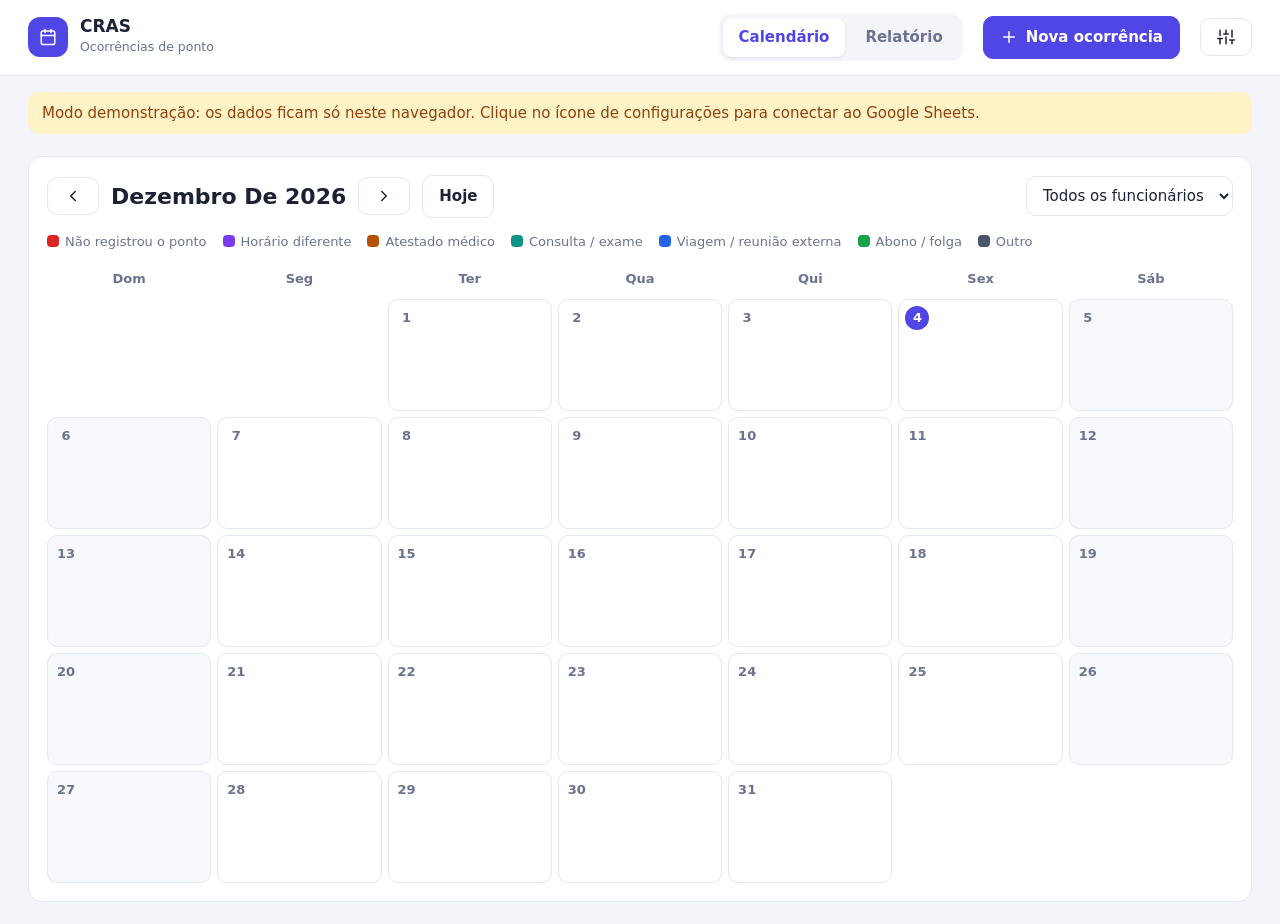
<file: registros/index.html>
<!DOCTYPE html>
<html lang="pt-BR">
<head>
<meta charset="utf-8">
<meta name="viewport" content="width=device-width,initial-scale=1">
<title>CRAS · Ocorrências de ponto</title>
<style>
:root{--bg:#f3f5fb;--card:#fff;--ink:#1c2236;--mut:#6a7390;--line:#e3e7f1;--pri:#4f46e5;--pri-s:#eceeff;--r:14px}
*{box-sizing:border-box}
body{margin:0;font:15px/1.5 "Segoe UI",system-ui,-apple-system,Roboto,sans-serif;background:var(--bg);color:var(--ink)}
svg.i{width:18px;height:18px;fill:none;stroke:currentColor;stroke-width:2;stroke-linecap:round;stroke-linejoin:round;vertical-align:-3px}
header{display:flex;align-items:center;gap:20px;flex-wrap:wrap;padding:14px 28px;background:var(--card);border-bottom:1px solid var(--line);position:sticky;top:0;z-index:5}
.brand{display:flex;align-items:center;gap:12px;margin-right:auto}
.logo{width:40px;height:40px;border-radius:12px;background:var(--pri);color:#fff;display:grid;place-items:center}
.brand b{display:block;font-size:17px;line-height:1.1}.brand small{color:var(--mut)}
.tabs{display:flex;gap:4px;background:var(--bg);padding:4px;border-radius:12px}
.tabs button{border:0;background:none;padding:8px 16px;border-radius:9px;font:inherit;font-weight:600;color:var(--mut);cursor:pointer}
.tabs button.on{background:var(--card);color:var(--pri);box-shadow:0 1px 3px #1c22361a}
.btn{display:inline-flex;align-items:center;gap:8px;border:1px solid var(--line);background:var(--card);color:var(--ink);padding:9px 16px;border-radius:10px;font:inherit;font-weight:600;cursor:pointer}
.btn:hover{background:var(--bg)}.btn.pri{background:var(--pri);border-color:var(--pri);color:#fff}.btn.pri:hover{background:#4338ca}
.btn.del{color:#dc2626}
.btn:focus-visible,.tabs button:focus-visible,input:focus-visible,select:focus-visible,textarea:focus-visible{outline:3px solid #4f46e555;outline-offset:1px}
#aviso{margin:16px 28px 0;padding:10px 14px;border-radius:10px;background:#fef3c7;color:#92400e;display:none}
main{padding:22px 28px;max-width:1280px;margin:auto}
.card{background:var(--card);border:1px solid var(--line);border-radius:var(--r);padding:18px}
.bar{display:flex;align-items:center;gap:12px;flex-wrap:wrap;margin-bottom:14px}
.bar h2{margin:0;font-size:22px;text-transform:capitalize;min-width:190px;text-align:center}
.bar .sp{margin-left:auto}
select,input,textarea{font:inherit;color:var(--ink);padding:9px 12px;border:1px solid var(--line);border-radius:10px;background:#fff;width:100%}
.bar select,.bar input{width:auto}
.legend{display:flex;flex-wrap:wrap;gap:8px 16px;margin:0 0 14px;color:var(--mut);font-size:13px}
.legend span{display:inline-flex;align-items:center;gap:6px}.legend i{width:12px;height:12px;border-radius:4px;display:inline-block}
#grid{display:grid;grid-template-columns:repeat(7,minmax(0,1fr));gap:6px}
.dh{text-align:center;font-weight:600;color:var(--mut);font-size:13px;padding:4px 0}
.dc{min-height:112px;border:1px solid var(--line);border-radius:10px;padding:6px;background:#fff;cursor:pointer;display:flex;flex-direction:column;gap:3px}
.dc:hover{border-color:var(--pri)}.dc.vazio{border:0;background:none;cursor:default}.dc.fds{background:#f8f9fd}
.dc .n{font-weight:600;font-size:13px;color:var(--mut);width:24px;height:24px;display:grid;place-items:center;border-radius:50%}
.dc.hoje .n{background:var(--pri);color:#fff}
.chip{font-size:12px;line-height:1.25;padding:3px 6px;border-radius:6px;border-left:3px solid;cursor:pointer;overflow:hidden;text-overflow:ellipsis;white-space:nowrap}
.chip:hover{filter:brightness(.95)}
dialog{border:0;border-radius:16px;padding:0;width:min(560px,94vw);box-shadow:0 20px 60px #1c223655;color:var(--ink)}
dialog::backdrop{background:#1c223688}
dialog form{padding:22px;display:grid;gap:14px}
dialog h3{margin:0;font-size:19px}
.g2{display:grid;grid-template-columns:1fr 1fr;gap:12px}
label{display:grid;gap:5px;font-weight:600;font-size:13px;color:var(--mut)}
.foot{display:flex;gap:10px;justify-content:flex-end;margin-top:4px}.foot .del{margin-right:auto}
.sheet h1{margin:0;font-size:22px}.sheet .sub{color:var(--mut);margin:2px 0 14px}
.resumo{display:flex;flex-wrap:wrap;gap:8px;margin-bottom:14px}
.pill{padding:4px 10px;border-radius:99px;font-size:13px;font-weight:600}
table{width:100%;border-collapse:collapse;font-size:14px}
th{text-align:left;background:var(--pri-s);color:var(--pri);padding:9px 10px;font-size:13px}
td{padding:8px 10px;border-bottom:1px solid var(--line);vertical-align:top}
tr.grp td{background:var(--bg);font-weight:700;border-bottom:1px solid var(--line)}
.vazio-msg{padding:30px;text-align:center;color:var(--mut)}
.assin{display:none;margin-top:60px;grid-template-columns:1fr 1fr;gap:60px;text-align:center;font-size:13px}
.assin div{border-top:1px solid #000;padding-top:6px}
#toast{position:fixed;bottom:22px;left:50%;transform:translateX(-50%);background:#1c2236;color:#fff;padding:10px 18px;border-radius:10px;display:none;z-index:20}
@media(max-width:760px){header,main{padding-left:14px;padding-right:14px}.dc{min-height:76px}.chip{font-size:10px;padding:2px 3px}.g2{grid-template-columns:1fr}}
@media print{
  @page{margin:14mm}
  body{background:#fff}
  .no-print,header,#aviso{display:none!important}
  main{padding:0;max-width:none}
  #cal{display:none!important}
  .card{border:0;padding:0}
  .assin{display:grid}
  tr{break-inside:avoid}
  *{-webkit-print-color-adjust:exact;print-color-adjust:exact}
}
</style>
</head>
<body>
<header class="no-print">
  <div class="brand"><div class="logo"><i data-i="cal"></i></div><div><b>CRAS</b><small>Ocorrências de ponto</small></div></div>
  <nav class="tabs"><button class="on" data-t="cal">Calendário</button><button data-t="rel">Relatório</button></nav>
  <button class="btn pri" id="novo"><i data-i="plus"></i>Nova ocorrência</button>
  <button class="btn" id="cfgBtn" title="Conexão com o Google Sheets" aria-label="Configurações"><i data-i="set"></i></button>
</header>
<div id="aviso"></div>

<main>
<section id="cal" class="view">
  <div class="card">
    <div class="bar no-print">
      <button class="btn" id="ant" aria-label="Mês anterior"><i data-i="l"></i></button>
      <h2 id="mesTit"></h2>
      <button class="btn" id="prox" aria-label="Próximo mês"><i data-i="r"></i></button>
      <button class="btn" id="hojeBtn">Hoje</button>
      <select id="fFunc" class="sp" aria-label="Filtrar funcionário"></select>
    </div>
    <div class="legend" id="legenda"></div>
    <div id="grid"></div>
  </div>
</section>

<section id="rel" class="view" hidden>
  <div class="card">
    <div class="bar no-print">
      <input type="month" id="rMes" aria-label="Mês">
      <select id="rFunc" aria-label="Funcionário"></select>
      <label style="display:flex;grid-auto-flow:column;align-items:center;gap:8px;font-weight:500;color:var(--ink)"><input type="checkbox" id="rGrp" style="width:auto">Agrupar por funcionário</label>
      <button class="btn pri sp" id="imprimir"><i data-i="print"></i>Imprimir</button>
    </div>
    <div class="sheet" id="relOut"></div>
    <div class="assin"><div>Servidor(a)</div><div>Chefe do Departamento</div></div>
  </div>
</section>
</main>

<dialog id="dlg">
  <form id="frm" method="dialog">
    <h3 id="dTit">Nova ocorrência</h3>
    <div class="g2">
      <label>Data<input type="date" id="fData" required></label>
      <label>Funcionário<select id="fFuncSel" required></select></label>
    </div>
    <div class="g2">
      <label>Registro<select id="fReg"></select></label>
      <label>Situação<select id="fSit"></select></label>
    </div>
    <div class="g2">
      <label>Horário previsto<input type="time" id="fPrev"></label>
      <label>Horário informado<input type="time" id="fInfo"></label>
    </div>
    <label>Motivo<textarea id="fMot" rows="3" placeholder="Ex.: Reunião GECAD Avaré"></textarea></label>
    <div class="foot">
      <button type="button" class="btn del" id="bDel">Excluir</button>
      <button type="button" class="btn" id="bCancel">Cancelar</button>
      <button type="submit" class="btn pri">Salvar</button>
    </div>
  </form>
</dialog>

<dialog id="dCfg">
  <form id="frmCfg" method="dialog">
    <h3>Conexão com o Google Sheets</h3>
    <label>URL do app da Web (termina em /exec)<input id="cUrl" placeholder="https://script.google.com/macros/s/.../exec"></label>
    <label>PIN (só se você definiu um no script)<input id="cPin" type="password" autocomplete="off"></label>
    <div class="foot"><button type="button" class="btn" id="cCancel">Cancelar</button><button type="submit" class="btn pri">Salvar e conectar</button></div>
  </form>
</dialog>
<div id="toast" role="status"></div>

<script>
/* ===== Configuração: edite aqui se precisar ===== */
const FUNC = ['Dani','Karina','Thamirys','Lais','Matheus','Cida','Ivanete','Isabel','Vanessa'];
const REG = {'Entrada':['08:00','Ent.'],'Saída almoço':['12:00','S.Alm.'],'Volta do almoço':['13:00','V.Alm.'],'Saída':['17:00','Saída']};
const SIT = {
  'Não registrou o ponto':['#dc2626','#fee2e2'],
  'Horário diferente':['#7c3aed','#ede9fe'],
  'Atestado médico':['#b45309','#fef08a'],
  'Consulta / exame':['#0d9488','#ccfbf1'],
  'Viagem / reunião externa':['#2563eb','#dbeafe'],
  'Abono / folga':['#16a34a','#dcfce7'],
  'Outro':['#475569','#e2e8f0']
};
/* ================================================ */
const ICONS={cal:'<rect x="3" y="4" width="18" height="18" rx="2"/><path d="M16 2v4M8 2v4M3 10h18"/>',plus:'<path d="M5 12h14M12 5v14"/>',set:'<path d="M4 21v-7M4 10V3M12 21v-9M12 8V3M20 21v-5M20 12V3M1 14h6M9 8h6M17 16h6"/>',l:'<path d="m15 18-6-6 6-6"/>',r:'<path d="m9 18 6-6-6-6"/>',print:'<path d="M6 9V2h12v7"/><path d="M6 18H4a2 2 0 0 1-2-2v-5a2 2 0 0 1 2-2h16a2 2 0 0 1 2 2v5a2 2 0 0 1-2 2h-2"/><rect x="6" y="14" width="12" height="8"/>'};
document.querySelectorAll('[data-i]').forEach(e=>e.outerHTML=`<svg class="i" viewBox="0 0 24 24">${ICONS[e.dataset.i]}</svg>`);

const $=s=>document.querySelector(s);
const esc=s=>String(s??'').replace(/[&<>"]/g,c=>({'&':'&amp;','<':'&lt;','>':'&gt;','"':'&quot;'}[c]));
const fmtD=k=>k.split('-').reverse().join('/');
const hoje=new Date().toLocaleDateString('sv-SE');
const opts=(arr,first)=>(first?`<option value="">${first}</option>`:'')+arr.map(a=>`<option>${esc(a)}</option>`).join('');
const cfg=()=>JSON.parse(localStorage.getItem('crasCfg')||'{}');
let data=[],cur=new Date(),editId=null;
cur.setDate(1);

function toast(m){const t=$('#toast');t.textContent=m;t.style.display='block';clearTimeout(toast.t);toast.t=setTimeout(()=>t.style.display='none',3200)}

/* ---------- Dados (Google Sheets ou modo demonstração) ---------- */
async function load(){
  const {url,pin}=cfg();
  const av=$('#aviso');
  if(!url){
    data=JSON.parse(localStorage.getItem('crasDemo')||'[]');
    av.style.display='block';av.textContent='Modo demonstração: os dados ficam só neste navegador. Clique no ícone de configurações para conectar ao Google Sheets.';
  }else{
    av.style.display='none';
    try{
      const r=await fetch(url+'?pin='+encodeURIComponent(pin||''));
      const j=await r.json();
      if(j.erro)throw new Error(j.erro);
      data=j.dados;
    }catch(e){toast('Não foi possível carregar: '+e.message)}
  }
  render();
}
async function send(action,row){
  const {url,pin}=cfg();
  if(!url){
    if(action==='add')data.push({...row,id:Math.random().toString(36).slice(2,10)});
    else if(action==='update')data=data.map(d=>d.id===row.id?row:d);
    else data=data.filter(d=>d.id!==row.id);
    localStorage.setItem('crasDemo',JSON.stringify(data));
    return render();
  }
  try{
    const r=await fetch(url,{method:'POST',body:JSON.stringify({action,row,pin})}); // text/plain evita bloqueio de CORS
    const j=await r.json();
    if(j.erro)throw new Error(j.erro);
    toast('Salvo na planilha');
    await load();
  }catch(e){toast('Erro ao salvar: '+e.message)}
}

/* ---------- Calendário ---------- */
const chip=e=>{const s=SIT[e.sit]||SIT['Outro'];const ab=(REG[e.reg]||[,e.reg])[1];
  return `<span class="chip" data-id="${e.id}" style="background:${s[1]};color:${s[0]};border-color:${s[0]}" title="${esc(e.func+' · '+e.reg+' · '+e.sit+(e.motivo?' · '+e.motivo:''))}">${esc(e.func)} · ${esc(ab)}${e.info?' '+esc(e.info):''}</span>`};
function renderCal(){
  const y=cur.getFullYear(),m=cur.getMonth(),f=$('#fFunc').value;
  $('#mesTit').textContent=cur.toLocaleDateString('pt-BR',{month:'long',year:'numeric'});
  const ini=new Date(y,m,1).getDay(),n=new Date(y,m+1,0).getDate();
  let h=['Dom','Seg','Ter','Qua','Qui','Sex','Sáb'].map(d=>`<div class="dh">${d}</div>`).join('');
  h+='<div class="dc vazio"></div>'.repeat(ini);
  for(let d=1;d<=n;d++){
    const k=`${y}-${String(m+1).padStart(2,'0')}-${String(d).padStart(2,'0')}`,wd=new Date(y,m,d).getDay();
    const ev=data.filter(e=>e.data===k&&(!f||e.func===f)).sort((a,b)=>(a.prev||'').localeCompare(b.prev||''));
    h+=`<div class="dc ${wd%6==0?'fds':''} ${k===hoje?'hoje':''}" data-d="${k}"><span class="n">${d}</span>${ev.map(chip).join('')}</div>`;
  }
  $('#grid').innerHTML=h;
}

/* ---------- Relatório ---------- */
function renderRel(){
  const mes=$('#rMes').value,f=$('#rFunc').value,g=$('#rGrp').checked;
  if(!mes)return;
  let rows=data.filter(e=>e.data.startsWith(mes)&&(!f||e.func===f));
  rows.sort((a,b)=>(g?a.func.localeCompare(b.func):0)||a.data.localeCompare(b.data)||(a.func.localeCompare(b.func))||(a.prev||'').localeCompare(b.prev||''));
  const [yy,mm]=mes.split('-');
  const nome=new Date(yy,mm-1,1).toLocaleDateString('pt-BR',{month:'long',year:'numeric'});
  const cont={};rows.forEach(e=>cont[e.sit]=(cont[e.sit]||0)+1);
  let h=`<h1>CRAS · Ocorrências de ponto</h1><p class="sub">${esc(nome)} · ${f?esc(f):'Todos os funcionários'} · ${rows.length} ocorrência(s)</p>`;
  h+='<div class="resumo">'+Object.entries(cont).map(([s,c])=>{const k=SIT[s]||SIT['Outro'];return `<span class="pill" style="background:${k[1]};color:${k[0]}">${esc(s)}: ${c}</span>`}).join('')+'</div>';
  if(!rows.length){$('#relOut').innerHTML=h+'<div class="vazio-msg">Nenhuma ocorrência neste período.</div>';return}
  h+='<table><thead><tr><th>Data</th><th>Funcionário</th><th>Registro</th><th>Previsto</th><th>Informado</th><th>Situação</th><th>Motivo</th></tr></thead><tbody>';
  let last='';
  rows.forEach(e=>{
    if(g&&e.func!==last){h+=`<tr class="grp"><td colspan="7">${esc(e.func)}</td></tr>`;last=e.func}
    const k=SIT[e.sit]||SIT['Outro'];
    h+=`<tr><td>${fmtD(e.data)}</td><td>${esc(e.func)}</td><td>${esc(e.reg)}</td><td>${esc(e.prev)}</td><td>${esc(e.info)||'—'}</td><td><span class="pill" style="background:${k[1]};color:${k[0]}">${esc(e.sit)}</span></td><td>${esc(e.motivo)}</td></tr>`;
  });
  $('#relOut').innerHTML=h+'</tbody></table>';
}
function render(){renderCal();renderRel()}

/* ---------- Formulário ---------- */
function abrir(row,dia){
  editId=row?row.id:null;
  $('#dTit').textContent=row?'Editar ocorrência':'Nova ocorrência';
  $('#bDel').style.display=row?'':'none';
  const r=row||{data:dia||hoje,func:$('#fFunc').value||FUNC[0],reg:'Entrada',prev:REG['Entrada'][0],info:'',sit:'Não registrou o ponto',motivo:''};
  $('#fData').value=r.data;$('#fFuncSel').value=r.func;$('#fReg').value=r.reg;$('#fSit').value=r.sit;
  $('#fPrev').value=r.prev;$('#fInfo').value=r.info;$('#fMot').value=r.motivo;
  $('#dlg').showModal();
}
$('#fReg').onchange=()=>{$('#fPrev').value=REG[$('#fReg').value][0]};
$('#frm').onsubmit=e=>{
  e.preventDefault();
  const row={id:editId,data:$('#fData').value,func:$('#fFuncSel').value,reg:$('#fReg').value,prev:$('#fPrev').value,info:$('#fInfo').value,sit:$('#fSit').value,motivo:$('#fMot').value.trim()};
  $('#dlg').close();
  send(editId?'update':'add',row);
};
$('#bDel').onclick=()=>{if(confirm('Excluir esta ocorrência?')){$('#dlg').close();send('delete',{id:editId})}};
$('#bCancel').onclick=()=>$('#dlg').close();

/* ---------- Eventos ---------- */
$('#grid').onclick=e=>{
  const c=e.target.closest('.chip');
  if(c)return abrir(data.find(d=>String(d.id)===c.dataset.id));
  const d=e.target.closest('.dc[data-d]');
  if(d)abrir(null,d.dataset.d);
};
$('#novo').onclick=()=>abrir();
$('#ant').onclick=()=>{cur.setMonth(cur.getMonth()-1);renderCal()};
$('#prox').onclick=()=>{cur.setMonth(cur.getMonth()+1);renderCal()};
$('#hojeBtn').onclick=()=>{cur=new Date();cur.setDate(1);renderCal()};
$('#fFunc').onchange=renderCal;
['rMes','rFunc','rGrp'].forEach(i=>$('#'+i).onchange=renderRel);
$('#imprimir').onclick=()=>{renderRel();window.print()};
document.querySelectorAll('.tabs button').forEach(b=>b.onclick=()=>{
  document.querySelectorAll('.tabs button').forEach(x=>x.classList.toggle('on',x===b));
  $('#cal').hidden=b.dataset.t!=='cal';$('#rel').hidden=b.dataset.t!=='rel';
  if(b.dataset.t==='rel'){$('#rMes').value=$('#rMes').value||`${cur.getFullYear()}-${String(cur.getMonth()+1).padStart(2,'0')}`;renderRel()}
});
$('#cfgBtn').onclick=()=>{const c=cfg();$('#cUrl').value=c.url||'';$('#cPin').value=c.pin||'';$('#dCfg').showModal()};
$('#cCancel').onclick=()=>$('#dCfg').close();
$('#frmCfg').onsubmit=e=>{e.preventDefault();localStorage.setItem('crasCfg',JSON.stringify({url:$('#cUrl').value.trim(),pin:$('#cPin').value}));$('#dCfg').close();load()};

/* ---------- Início ---------- */
$('#fFunc').innerHTML=opts(FUNC,'Todos os funcionários');
$('#rFunc').innerHTML=opts(FUNC,'Todos os funcionários');
$('#fFuncSel').innerHTML=opts(FUNC);
$('#fReg').innerHTML=opts(Object.keys(REG));
$('#fSit').innerHTML=opts(Object.keys(SIT));
$('#legenda').innerHTML=Object.entries(SIT).map(([s,c])=>`<span><i style="background:${c[0]}"></i>${s}</span>`).join('');
$('#rMes').value=`${cur.getFullYear()}-${String(cur.getMonth()+1).padStart(2,'0')}`;
load();
</script>
</body>
</html>
</file>
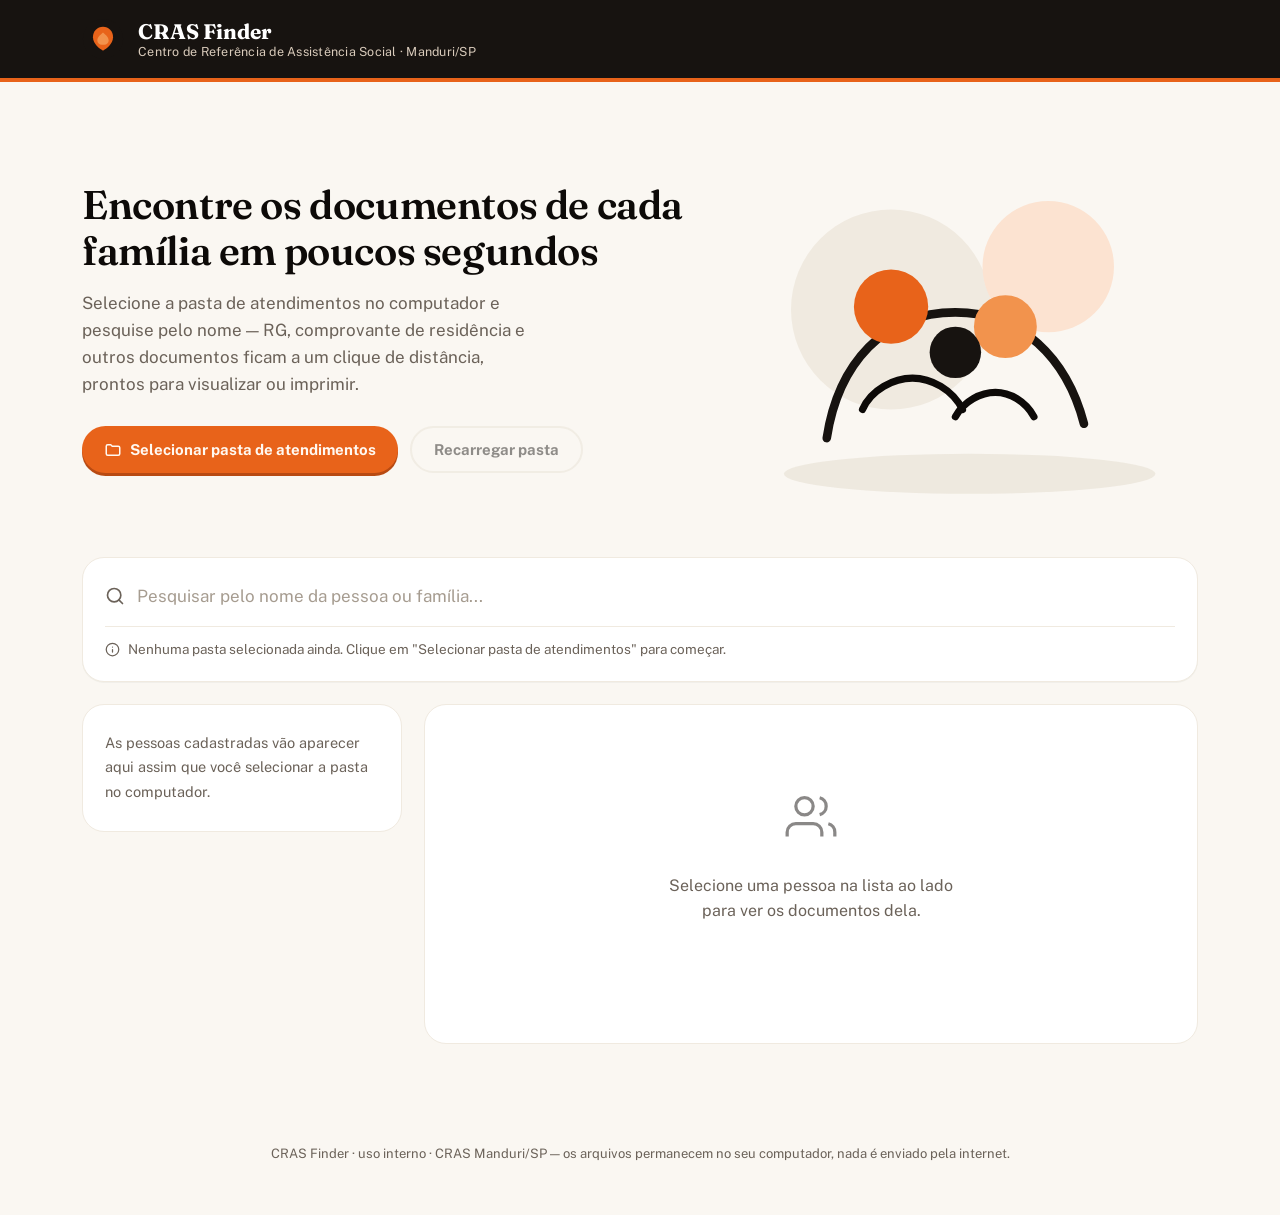
<file: cras_finder.html>
<!DOCTYPE html>
<html lang="pt-BR">
<head>
<meta charset="UTF-8">
<meta name="viewport" content="width=device-width, initial-scale=1.0">
<title>CRAS Finder — Manduri</title>
<link rel="preconnect" href="https://fonts.googleapis.com">
<link rel="preconnect" href="https://fonts.gstatic.com" crossorigin>
<link href="https://fonts.googleapis.com/css2?family=Fraunces:opsz,wght@9..144,500;9..144,600;9..144,700&family=Public+Sans:wght@400;500;600;700;800&display=swap" rel="stylesheet">
<style>

  :root {
    /* --- Paleta: preto e laranja, sinalização e acolhimento --- */
    --paper:      #FAF7F2;   /* papel quente, claro — legível e bom pra imprimir */
    --paper-card: #FFFFFF;
    --ink:        #1C1712;   /* preto quente, não preto puro */
    --ink-soft:   #6B6259;
    --pine:       #171310;   /* preto — estrutura, cabeçalho */
    --pine-deep:  #0D0A08;
    --brick:      #E8631A;   /* laranja — acento principal */
    --brick-deep: #B84A12;
    --sun:        #F2934D;   /* laranja claro — destaques secundários */
    --sun-soft:   #FCE3D1;
    --border:     #E6DFD3;
    --border-soft:#F0EAE0;
    --focus:      #1C6FD1;

    --radius-sm: 8px;
    --radius-md: 14px;
    --radius-lg: 22px;
  }

  * { box-sizing: border-box; }

  html { scroll-behavior: smooth; }

  body {
    margin: 0;
    background: var(--paper);
    color: var(--ink);
    font-family: "Public Sans", -apple-system, "Segoe UI", Roboto, Arial, sans-serif;
    font-size: 16px;
    line-height: 1.6;
    -webkit-font-smoothing: antialiased;
  }

  h1, h2, h3, .display {
    font-family: "Fraunces", Georgia, serif;
    font-weight: 600;
    color: var(--pine-deep);
    letter-spacing: -0.01em;
    margin: 0;
  }

  a { color: var(--brick-deep); }

  :focus-visible {
    outline: 3px solid var(--focus);
    outline-offset: 2px;
    border-radius: 4px;
  }

  button { font-family: inherit; }

  /* ============ TOPO ============ */

  .topbar {
    background: var(--pine);
    color: #F5EFE6;
    border-bottom: 4px solid var(--brick);
  }

  .topbar-inner {
    max-width: 1180px;
    margin: 0 auto;
    padding: 18px 32px;
    display: flex;
    align-items: center;
    gap: 14px;
  }

  .brand-mark {
    width: 42px;
    height: 42px;
    flex-shrink: 0;
  }

  .brand-text {
    display: flex;
    flex-direction: column;
    line-height: 1.15;
  }
  .brand-text .name {
    font-family: "Fraunces", Georgia, serif;
    font-size: 21px;
    font-weight: 700;
    color: #FFFFFF;
  }
  .brand-text .place {
    font-size: 12.5px;
    color: #D9CBBB;
    letter-spacing: 0.02em;
    margin-top: 2px;
  }

  /* ============ HERO ============ */

  .hero {
    max-width: 1180px;
    margin: 0 auto;
    padding: 56px 32px 40px;
    display: grid;
    grid-template-columns: 1.15fr 0.85fr;
    gap: 40px;
    align-items: center;
  }

  @media (max-width: 860px) {
    .hero { grid-template-columns: 1fr; padding-top: 36px; }
    .hero-art { order: -1; max-width: 260px; margin: 0 auto; }
  }

  .hero h1 {
    font-size: clamp(28px, 4vw, 40px);
    line-height: 1.15;
    color: var(--pine-deep);
  }

  .hero p.lede {
    margin-top: 16px;
    font-size: 17px;
    color: var(--ink-soft);
    max-width: 46ch;
  }

  .hero-actions {
    margin-top: 28px;
    display: flex;
    gap: 12px;
    flex-wrap: wrap;
  }

  .btn {
    display: inline-flex;
    align-items: center;
    gap: 8px;
    border: none;
    padding: 13px 22px;
    border-radius: 999px;
    font-size: 15px;
    font-weight: 700;
    cursor: pointer;
    transition: transform .12s ease, box-shadow .12s ease, background .15s ease;
  }
  .btn:active { transform: translateY(1px); }
  .btn:disabled { opacity: .45; cursor: not-allowed; }

  .btn-primary {
    background: var(--brick);
    color: #FFF9F2;
    box-shadow: 0 3px 0 var(--brick-deep);
  }
  .btn-primary:hover:not(:disabled) { background: var(--brick-deep); }

  .btn-ghost {
    background: transparent;
    color: var(--pine-deep);
    border: 2px solid var(--border);
  }
  .btn-ghost:hover:not(:disabled) { border-color: var(--pine); background: #F5ECE2; }

  .hero-art { animation: rise-in .7s ease-out both; }
  .hero-copy { animation: rise-in .7s ease-out .08s both; }

  @keyframes rise-in {
    from { opacity: 0; transform: translateY(14px); }
    to   { opacity: 1; transform: translateY(0); }
  }
  @media (prefers-reduced-motion: reduce) {
    .hero-art, .hero-copy { animation: none; }
  }

  /* ============ CONTEÚDO ============ */

  main {
    max-width: 1180px;
    margin: 0 auto;
    padding: 0 32px 70px;
  }

  .search-card {
    background: var(--paper-card);
    border: 1px solid var(--border-soft);
    border-radius: var(--radius-lg);
    padding: 20px 22px;
    box-shadow: 0 1px 0 rgba(36,49,42,0.04);
    margin-bottom: 22px;
  }

  .search-row {
    display: flex;
    gap: 12px;
    align-items: center;
  }

  .search-row svg { flex-shrink: 0; color: var(--ink-soft); }

  .search-row input {
    flex: 1;
    border: none;
    background: transparent;
    font-size: 17px;
    color: var(--ink);
    font-family: inherit;
    padding: 8px 0;
  }
  .search-row input:focus { outline: none; }
  .search-row input::placeholder { color: #A69C90; }

  .status-line {
    margin-top: 12px;
    padding-top: 12px;
    border-top: 1px solid var(--border-soft);
    font-size: 13.5px;
    color: var(--ink-soft);
    display: flex;
    align-items: center;
    gap: 8px;
  }

  .status-line.warn {
    color: var(--brick-deep);
    border-top-color: var(--sun-soft);
  }

  .layout {
    display: grid;
    grid-template-columns: 320px 1fr;
    gap: 22px;
    align-items: start;
  }
  @media (max-width: 860px) { .layout { grid-template-columns: 1fr; } }

  /* ---- Lista de pessoas ---- */

  .people-list {
    background: var(--paper-card);
    border: 1px solid var(--border-soft);
    border-radius: var(--radius-lg);
    overflow: hidden;
    max-height: 68vh;
    overflow-y: auto;
  }

  .people-list-empty {
    padding: 26px 22px;
    color: var(--ink-soft);
    font-size: 14.5px;
    line-height: 1.7;
  }

  .person-item {
    padding: 15px 20px;
    border-bottom: 1px solid var(--border-soft);
    cursor: pointer;
    display: flex;
    align-items: center;
    gap: 12px;
    transition: background .12s ease;
  }
  .person-item:last-child { border-bottom: none; }
  .person-item:hover { background: #F6EFE6; }
  .person-item.active { background: var(--pine); }
  .person-item.active .name { color: #FFFFFF; }
  .person-item.active .initials { background: var(--sun); color: var(--pine-deep); }

  .initials {
    width: 36px;
    height: 36px;
    border-radius: 50%;
    background: var(--sun-soft);
    color: var(--brick-deep);
    display: flex;
    align-items: center;
    justify-content: center;
    font-weight: 700;
    font-size: 13.5px;
    flex-shrink: 0;
  }

  .person-item .name {
    font-weight: 600;
    font-size: 15px;
    color: var(--ink);
  }

  /* ---- Painel de detalhe ---- */

  .panel {
    background: var(--paper-card);
    border: 1px solid var(--border-soft);
    border-radius: var(--radius-lg);
    padding: 26px;
    min-height: 340px;
  }

  .panel-header {
    display: flex;
    align-items: center;
    gap: 14px;
    padding-bottom: 18px;
    margin-bottom: 4px;
    border-bottom: 1px solid var(--border-soft);
  }
  .panel-header .initials { width: 46px; height: 46px; font-size: 16px; }
  .panel-header h2 { font-size: 21px; }
  .panel-header .doc-count { font-size: 13px; color: var(--ink-soft); margin-top: 2px; }

  .empty-state {
    display: flex;
    flex-direction: column;
    align-items: center;
    justify-content: center;
    text-align: center;
    color: var(--ink-soft);
    padding: 60px 24px;
  }
  .empty-state svg { color: var(--pine); opacity: .5; margin-bottom: 14px; }
  .empty-state p { max-width: 32ch; }

  .doc-list {
    display: flex;
    flex-direction: column;
    gap: 10px;
    margin-top: 18px;
  }

  .doc-item {
    display: flex;
    align-items: center;
    justify-content: space-between;
    gap: 12px;
    padding: 13px 16px;
    background: var(--paper);
    border: 1px solid var(--border-soft);
    border-radius: var(--radius-md);
    transition: border-color .12s ease;
  }
  .doc-item:hover { border-color: var(--pine); }

  .doc-name {
    display: flex;
    align-items: center;
    gap: 12px;
    font-size: 14.5px;
    font-weight: 600;
    min-width: 0;
  }
  .doc-name .doc-icon {
    width: 34px; height: 34px;
    border-radius: 9px;
    background: #F5ECE2;
    display: flex; align-items: center; justify-content: center;
    flex-shrink: 0;
    color: var(--pine);
  }
  .doc-name span.fname {
    overflow: hidden;
    text-overflow: ellipsis;
    white-space: nowrap;
  }

  .doc-actions { display: flex; gap: 8px; flex-shrink: 0; }
  .doc-actions button {
    background: transparent;
    border: 1.5px solid var(--border);
    color: var(--pine-deep);
    padding: 7px 13px;
    border-radius: 999px;
    font-size: 13px;
    font-weight: 700;
    cursor: pointer;
    transition: background .12s ease, border-color .12s ease;
  }
  .doc-actions button:hover { border-color: var(--pine); background: #F5ECE2; }
  .doc-actions button.primary {
    background: var(--pine);
    border-color: var(--pine);
    color: #fff;
  }
  .doc-actions button.primary:hover { background: var(--pine-deep); }

  /* ============ MODAL ============ */

  .preview-modal {
    position: fixed;
    inset: 0;
    background: rgba(31, 66, 58, 0.55);
    display: none;
    align-items: center;
    justify-content: center;
    z-index: 100;
    padding: 24px;
  }
  .preview-modal.open { display: flex; }

  .preview-box {
    background: #fff;
    border-radius: var(--radius-lg);
    max-width: 920px;
    width: 100%;
    max-height: 90vh;
    display: flex;
    flex-direction: column;
    overflow: hidden;
    animation: pop-in .18s ease-out;
  }
  @keyframes pop-in {
    from { opacity: 0; transform: scale(.97); }
    to   { opacity: 1; transform: scale(1); }
  }
  @media (prefers-reduced-motion: reduce) {
    .preview-box { animation: none; }
  }

  .preview-header {
    padding: 14px 20px;
    background: var(--pine);
    color: #fff;
    display: flex;
    justify-content: space-between;
    align-items: center;
    gap: 12px;
  }
  .preview-header span { font-size: 14.5px; font-weight: 700; overflow: hidden; text-overflow: ellipsis; white-space: nowrap; }
  .preview-header .actions { display: flex; gap: 10px; flex-shrink: 0; }

  .preview-header .btn-print {
    background: var(--sun);
    color: var(--pine-deep);
    border: none;
    padding: 8px 16px;
    border-radius: 999px;
    font-weight: 700;
    font-size: 13.5px;
    cursor: pointer;
  }
  .preview-header .btn-print:hover { filter: brightness(0.95); }

  .preview-body {
    flex: 1;
    overflow: auto;
    background: #2A2520;
    display: flex;
    align-items: center;
    justify-content: center;
    padding: 12px;
  }
  .preview-body img { max-width: 100%; max-height: 80vh; display: block; border-radius: 4px; }
  .preview-body iframe { width: 100%; height: 75vh; border: none; background: white; }
  .preview-body .no-preview { color: white; text-align: center; padding: 40px; line-height: 1.7; }
  .preview-body .no-preview a { color: var(--sun); font-weight: 700; }

  .icon-close {
    background: rgba(255,255,255,0.12);
    border: none;
    color: #fff;
    width: 30px; height: 30px;
    border-radius: 50%;
    font-size: 16px;
    cursor: pointer;
    line-height: 1;
    flex-shrink: 0;
  }
  .icon-close:hover { background: rgba(255,255,255,0.22); }

  footer {
    text-align: center;
    padding: 30px 20px 50px;
    color: var(--ink-soft);
    font-size: 13px;
  }

  @media print {
    .topbar, .hero, .search-card, .layout, footer { display: none !important; }
    body { background: white; }
    .preview-modal { position: static; background: none; display: block !important; padding: 0; }
    .preview-box { max-width: 100%; max-height: none; box-shadow: none; animation: none; }
    .preview-header { display: none; }
    .preview-body { background: white; height: auto; }
    .preview-body img { max-height: none; }
    .preview-body iframe { height: 100vh; }
  }
</style>
</head>
<body>

<div class="topbar">
  <div class="topbar-inner">
    <svg class="brand-mark" viewBox="0 0 48 48" fill="none" xmlns="http://www.w3.org/2000/svg" aria-hidden="true">
      <circle cx="24" cy="24" r="23" fill="#171310"/>
      <path d="M24 10c-6.5 0-11.5 5.2-11.5 12 0 8 8.4 13.4 10.7 14.8.5.3 1.1.3 1.6 0 2.3-1.4 10.7-6.8 10.7-14.8C35.5 15.2 30.5 10 24 10Z" fill="#E8631A"/>
      <path d="M24 16.5c-3.4 3-6.5 5.4-6.5 9.3 0 2.7 2.3 4.9 5.1 4.9h2.8c2.8 0 5.1-2.2 5.1-4.9 0-3.9-3.1-6.3-6.5-9.3Z" fill="#F2934D"/>
    </svg>
    <div class="brand-text">
      <span class="name">CRAS Finder</span>
      <span class="place">Centro de Referência de Assistência Social · Manduri/SP</span>
    </div>
  </div>
</div>

<section class="hero">
  <div class="hero-copy">
    <h1>Encontre os documentos de cada família em poucos segundos</h1>
    <p class="lede">Selecione a pasta de atendimentos no computador e pesquise pelo nome — RG, comprovante de residência e outros documentos ficam a um clique de distância, prontos para visualizar ou imprimir.</p>
    <div class="hero-actions">
      <button class="btn btn-primary" id="btnPick">
        <svg width="18" height="18" viewBox="0 0 24 24" fill="none" stroke="currentColor" stroke-width="2" stroke-linecap="round" stroke-linejoin="round"><path d="M3 7a2 2 0 0 1 2-2h4l2 2h8a2 2 0 0 1 2 2v8a2 2 0 0 1-2 2H5a2 2 0 0 1-2-2V7Z"/></svg>
        Selecionar pasta de atendimentos
      </button>
      <button class="btn btn-ghost" id="btnReload" disabled>Recarregar pasta</button>
    </div>
  </div>
  <div class="hero-art" aria-hidden="true">
    <svg viewBox="0 0 320 260" xmlns="http://www.w3.org/2000/svg" width="100%">
      <ellipse cx="160" cy="235" rx="130" ry="14" fill="#E6DFD3" opacity="0.6"/>
      <circle cx="105" cy="120" r="70" fill="#F0EAE0"/>
      <circle cx="215" cy="90" r="46" fill="#FCE3D1"/>
      <path d="M60 210c8-52 40-88 90-88 46 0 78 32 90 78" stroke="#171310" stroke-width="6" fill="none" stroke-linecap="round"/>
      <circle cx="105" cy="118" r="26" fill="#E8631A"/>
      <circle cx="185" cy="132" r="22" fill="#F2934D"/>
      <circle cx="150" cy="150" r="18" fill="#171310"/>
      <path d="M85 190c6-14 22-22 35-22s28 8 35 22" stroke="#0D0A08" stroke-width="5" fill="none" stroke-linecap="round"/>
      <path d="M150 195c6-11 18-17 28-17s21 6 27 17" stroke="#0D0A08" stroke-width="5" fill="none" stroke-linecap="round"/>
    </svg>
  </div>
</section>

<main>
  <div class="search-card">
    <div class="search-row">
      <svg width="20" height="20" viewBox="0 0 24 24" fill="none" stroke="currentColor" stroke-width="2" stroke-linecap="round" stroke-linejoin="round" aria-hidden="true"><circle cx="11" cy="11" r="8"/><path d="m21 21-4.35-4.35"/></svg>
      <input type="text" id="searchInput" placeholder="Pesquisar pelo nome da pessoa ou família..." disabled aria-label="Pesquisar pelo nome da pessoa">
    </div>
    <div class="status-line" id="status">
      <svg width="15" height="15" viewBox="0 0 24 24" fill="none" stroke="currentColor" stroke-width="2" stroke-linecap="round" stroke-linejoin="round" aria-hidden="true"><circle cx="12" cy="12" r="10"/><path d="M12 16v-4M12 8h.01"/></svg>
      <span>Nenhuma pasta selecionada ainda. Clique em "Selecionar pasta de atendimentos" para começar.</span>
    </div>
  </div>

  <div class="layout">
    <div class="people-list" id="peopleList">
      <div class="people-list-empty">
        As pessoas cadastradas vão aparecer aqui assim que você selecionar a pasta no computador.
      </div>
    </div>

    <div class="panel" id="detailPanel">
      <div class="empty-state">
        <svg width="52" height="52" viewBox="0 0 24 24" fill="none" stroke="currentColor" stroke-width="1.5"><path d="M17 21v-2a4 4 0 0 0-4-4H5a4 4 0 0 0-4 4v2"/><circle cx="9" cy="7" r="4"/><path d="M23 21v-2a4 4 0 0 0-3-3.87M16 3.13a4 4 0 0 1 0 7.75"/></svg>
        <p>Selecione uma pessoa na lista ao lado para ver os documentos dela.</p>
      </div>
    </div>
  </div>
</main>

<footer>
  CRAS Finder · uso interno · CRAS Manduri/SP — os arquivos permanecem no seu computador, nada é enviado pela internet.
</footer>

<div class="preview-modal" id="previewModal">
  <div class="preview-box">
    <div class="preview-header">
      <span id="previewTitle">Documento</span>
      <div class="actions">
        <button class="btn-print" id="btnPrint">Imprimir</button>
        <button class="icon-close" id="btnClosePreview" aria-label="Fechar">✕</button>
      </div>
    </div>
    <div class="preview-body" id="previewBody"></div>
  </div>
</div>

<script>
(function () {
  const btnPick = document.getElementById('btnPick');
  const btnReload = document.getElementById('btnReload');
  const searchInput = document.getElementById('searchInput');
  const peopleList = document.getElementById('peopleList');
  const detailPanel = document.getElementById('detailPanel');
  const status = document.getElementById('status');
  const statusLine = document.getElementById('status').closest('.status-line');

  const previewModal = document.getElementById('previewModal');
  const previewTitle = document.getElementById('previewTitle');
  const previewBody = document.getElementById('previewBody');
  const btnClosePreview = document.getElementById('btnClosePreview');
  const btnPrint = document.getElementById('btnPrint');

  let rootHandle = null;
  let people = [];
  let activePerson = null;

  const SUPPORTED = !!window.showDirectoryPicker;

  function setStatus(msg, warn) {
    status.querySelector('span') ? status.querySelector('span').textContent = msg : status.textContent = msg;
    document.getElementById('status').classList.toggle('warn', !!warn);
  }
  // status element already contains an svg + span; simplify accessor
  function setStatusText(msg, warn) {
    const span = document.querySelector('#status span');
    if (span) span.textContent = msg;
    document.getElementById('status').classList.toggle('warn', !!warn);
  }

  if (!SUPPORTED) {
    setStatusText('Este navegador não é compatível. Abra este arquivo no Google Chrome ou Microsoft Edge para usar o CRAS Finder.', true);
    btnPick.disabled = true;
  }
  if (window.parent !== window) {
    btnPick.disabled = true;
    btnPick.textContent = 'Use o botão "Selecionar pasta" acima';
  }

  function getInitials(name) {
    const parts = name.trim().split(/\s+/).filter(Boolean);
    const first = parts[0] ? parts[0][0] : '';
    const last = parts.length > 1 ? parts[parts.length - 1][0] : '';
    return (first + last).toUpperCase();
  }

  btnPick.addEventListener('click', async () => {
    if (window.parent !== window) {
      window.parent.postMessage({ type: 'cras-finder:pick-directory' }, '*');
      return;
    }

    try {
      rootHandle = await window.showDirectoryPicker();
      await useSelectedDirectory(rootHandle);
    } catch (err) {
      if (err.name !== 'AbortError') {
        console.error(err);
        setStatusText('Não foi possível abrir a pasta: ' + err.message, true);
      }
    }
  });

  async function useSelectedDirectory(handle) {
    rootHandle = handle;
    notifyParent('Pasta recebida. Carregando documentos...');
    try {
      await loadPeople();
      btnReload.disabled = false;
      searchInput.disabled = false;
      notifyParent(`Pasta carregada: ${people.length} pessoa(s) encontrada(s).`);
    } catch (error) {
      console.error(error);
      setStatusText('Não foi possível ler a pasta: ' + error.message, true);
      notifyParent('Não foi possível ler a pasta: ' + error.message);
    }
  }

  function notifyParent(message) {
    if (window.parent !== window) {
      window.parent.postMessage({ type: 'cras-finder:status', message }, '*');
    }
  }

  window.addEventListener('message', async (event) => {
    if (event.data && event.data.type === 'cras-finder:directory-selected') {
      if (!event.data.handle) {
        notifyParent('O navegador não conseguiu enviar a pasta selecionada ao CRAS Finder.');
        return;
      }
      await useSelectedDirectory(event.data.handle);
    }
    if (event.data && event.data.type === 'cras-finder:directory-error') {
      setStatusText('Não foi possível abrir a pasta: ' + event.data.message, true);
    }
  });

  btnReload.addEventListener('click', async () => {
    if (rootHandle) await loadPeople();
  });

  async function loadPeople() {
    setStatusText('Carregando pastas...');
    people = [];
    for await (const [name, handle] of rootHandle.entries()) {
      if (handle.kind === 'directory') {
        people.push({ name, handle, files: null });
      }
    }
    people.sort((a, b) => a.name.localeCompare(b.name, 'pt-BR'));
    setStatusText(`${people.length} pessoa(s) encontrada(s) na pasta "${rootHandle.name}".`, false);
    renderPeopleList(people);
  }

  function renderPeopleList(list) {
    if (list.length === 0) {
      peopleList.innerHTML = '<div class="people-list-empty">Nenhuma pasta encontrada com esse nome.</div>';
      return;
    }
    peopleList.innerHTML = '';
    list.forEach(person => {
      const el = document.createElement('div');
      el.className = 'person-item' + (activePerson === person ? ' active' : '');
      el.setAttribute('role', 'button');
      el.setAttribute('tabindex', '0');
      el.innerHTML = `
        <span class="initials">${getInitials(person.name)}</span>
        <span class="name">${escapeHtml(person.name)}</span>
      `;
      el.addEventListener('click', () => selectPerson(person, el));
      el.addEventListener('keydown', (e) => { if (e.key === 'Enter' || e.key === ' ') { e.preventDefault(); selectPerson(person, el); } });
      peopleList.appendChild(el);
    });
  }

  searchInput.addEventListener('input', () => {
    const term = searchInput.value.trim().toLowerCase();
    const filtered = people.filter(p => p.name.toLowerCase().includes(term));
    renderPeopleList(filtered);
  });

  async function selectPerson(person, el) {
    activePerson = person;
    document.querySelectorAll('.person-item').forEach(e => e.classList.remove('active'));
    if (el) el.classList.add('active');

    detailPanel.innerHTML = `
      <div class="panel-header">
        <span class="initials">${getInitials(person.name)}</span>
        <div>
          <h2>${escapeHtml(person.name)}</h2>
          <div class="doc-count">Carregando documentos...</div>
        </div>
      </div>
      <div class="doc-list" id="docList"></div>
    `;

    if (!person.files) {
      const files = [];
      for await (const [name, handle] of person.handle.entries()) {
        if (handle.kind === 'file') {
          files.push({ name, handle });
        }
      }
      files.sort((a, b) => a.name.localeCompare(b.name, 'pt-BR'));
      person.files = files;
    }

    const count = detailPanel.querySelector('.doc-count');
    count.textContent = person.files.length === 1 ? '1 documento' : `${person.files.length} documentos`;

    renderDocList(person.files);
  }

  function renderDocList(files) {
    const docList = document.getElementById('docList');
    if (files.length === 0) {
      docList.innerHTML = '<p style="color:var(--ink-soft); font-size:14px; margin-top:16px;">Nenhum documento nesta pasta ainda.</p>';
      return;
    }
    docList.innerHTML = '';
    files.forEach(file => {
      const item = document.createElement('div');
      item.className = 'doc-item';
      item.innerHTML = `
        <span class="doc-name">
          <span class="doc-icon">${iconFor(file.name)}</span>
          <span class="fname">${escapeHtml(file.name)}</span>
        </span>
        <span class="doc-actions">
          <button class="primary btn-view">Ver documento</button>
          <button class="btn-download">Baixar</button>
        </span>
      `;
      item.querySelector('.btn-view').addEventListener('click', () => openPreview(file));
      item.querySelector('.btn-download').addEventListener('click', () => downloadFile(file));
      docList.appendChild(item);
    });
  }

  function iconFor(name) {
    const ext = name.split('.').pop().toLowerCase();
    const stroke = 'stroke="currentColor" stroke-width="1.8" fill="none" stroke-linecap="round" stroke-linejoin="round"';
    if (['jpg','jpeg','png','gif','webp','bmp'].includes(ext)) {
      return `<svg width="18" height="18" viewBox="0 0 24 24" ${stroke}><rect x="3" y="3" width="18" height="18" rx="2"/><circle cx="8.5" cy="8.5" r="1.5"/><path d="m21 15-5-5L5 21"/></svg>`;
    }
    if (ext === 'pdf' || ['doc','docx'].includes(ext) || ['xls','xlsx'].includes(ext)) {
      return `<svg width="18" height="18" viewBox="0 0 24 24" ${stroke}><path d="M14 2H6a2 2 0 0 0-2 2v16a2 2 0 0 0 2 2h12a2 2 0 0 0 2-2V8Z"/><path d="M14 2v6h6"/></svg>`;
    }
    return `<svg width="18" height="18" viewBox="0 0 24 24" ${stroke}><path d="m21.44 11.05-9.19 9.19a6 6 0 0 1-8.49-8.49l9.19-9.19a4 4 0 0 1 5.66 5.66l-9.2 9.19a2 2 0 0 1-2.83-2.83l8.49-8.48"/></svg>`;
  }

  async function openPreview(file) {
    previewTitle.textContent = file.name;
    previewBody.innerHTML = 'Carregando...';
    previewModal.classList.add('open');
    btnClosePreview.focus();

    try {
      const fileData = await file.handle.getFile();
      const ext = file.name.split('.').pop().toLowerCase();
      const url = URL.createObjectURL(fileData);

      if (['jpg','jpeg','png','gif','webp','bmp'].includes(ext)) {
        previewBody.innerHTML = `<img src="${url}" alt="${escapeHtml(file.name)}">`;
      } else if (ext === 'pdf') {
        previewBody.innerHTML = `<iframe src="${url}" title="${escapeHtml(file.name)}"></iframe>`;
      } else {
        previewBody.innerHTML = `<div class="no-preview">
          A pré-visualização não está disponível para este tipo de arquivo (.${ext}).<br><br>
          <a href="${url}" download="${escapeHtml(file.name)}">Clique aqui para baixar o arquivo</a>
        </div>`;
      }
    } catch (err) {
      previewBody.innerHTML = `<div class="no-preview">Não foi possível abrir o arquivo: ${err.message}</div>`;
    }
  }

  async function downloadFile(file) {
    const fileData = await file.handle.getFile();
    const url = URL.createObjectURL(fileData);
    const a = document.createElement('a');
    a.href = url;
    a.download = file.name;
    document.body.appendChild(a);
    a.click();
    a.remove();
    setTimeout(() => URL.revokeObjectURL(url), 5000);
  }

  function closePreview() {
    previewModal.classList.remove('open');
    previewBody.innerHTML = '';
  }

  btnClosePreview.addEventListener('click', closePreview);
  previewModal.addEventListener('click', (e) => { if (e.target === previewModal) closePreview(); });
  document.addEventListener('keydown', (e) => { if (e.key === 'Escape' && previewModal.classList.contains('open')) closePreview(); });

  btnPrint.addEventListener('click', () => window.print());

  function escapeHtml(str) {
    const div = document.createElement('div');
    div.textContent = str;
    return div.innerHTML;
  }
})();
</script>

</body>
</html>
</file>
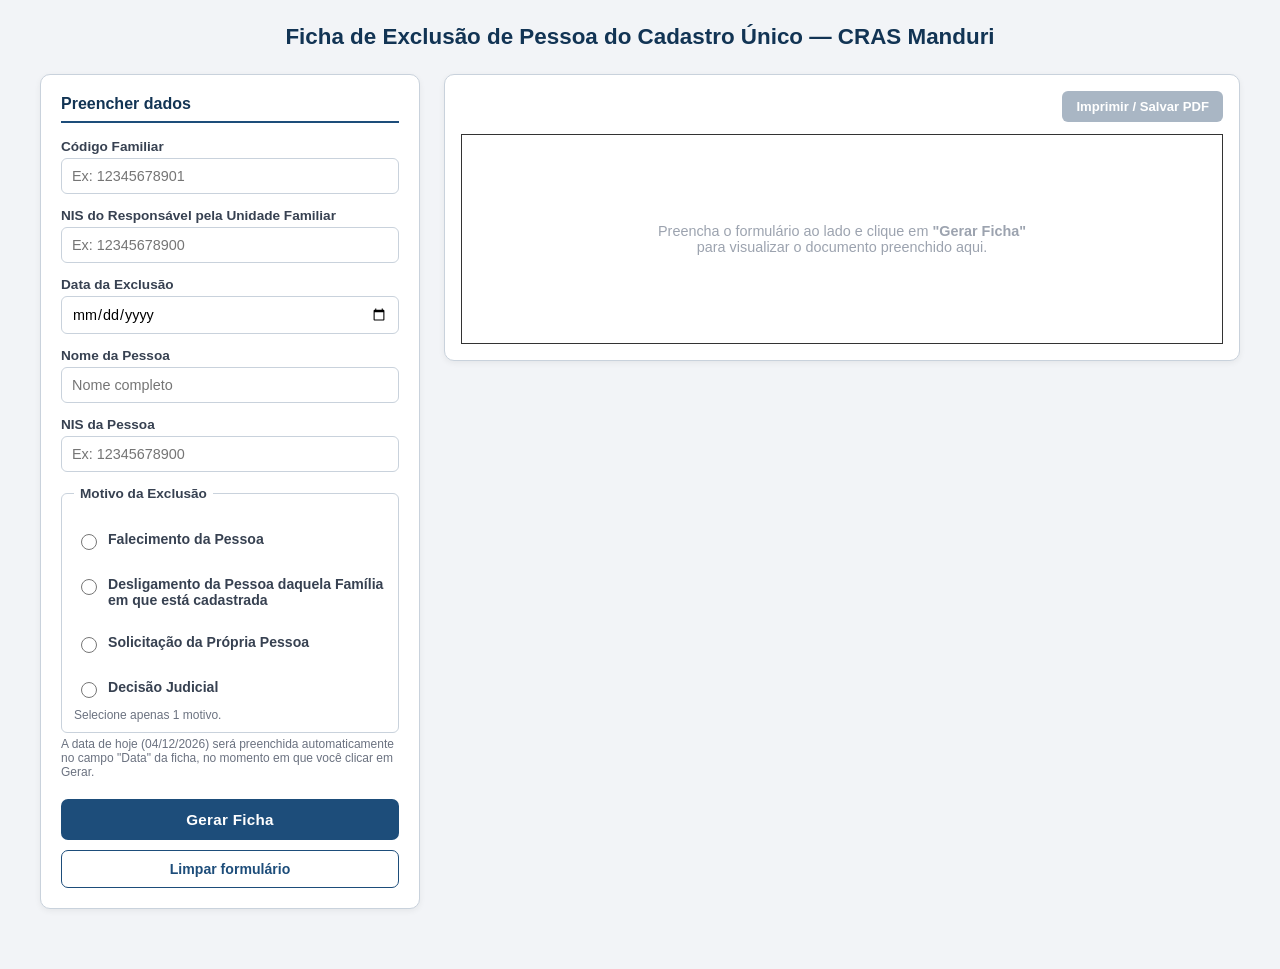
<file: ficha_exclusao.html>
<!DOCTYPE html>
<html lang="pt-BR">
<head>
<meta charset="UTF-8">
<meta name="viewport" content="width=device-width, initial-scale=1.0">
<title>Ficha de Exclusão do Cadastro Único - CRAS Manduri</title>
<style>
  :root{
    --azul:#1d4d7a;
    --azul-esc:#123454;
    --cinza-bg:#f2f4f7;
    --cinza-borda:#c9d2dc;
    --texto:#1f2937;
    --branco:#ffffff;
  }
  *{box-sizing:border-box;}
  body{
    margin:0;
    font-family:'Segoe UI', Arial, sans-serif;
    background:var(--cinza-bg);
    color:var(--texto);
    padding:24px 16px 60px;
  }
  h1.page-title{
    text-align:center;
    font-size:1.4rem;
    color:var(--azul-esc);
    margin:0 0 24px;
  }
  .wrap{
    max-width:1200px;
    margin:0 auto;
    display:grid;
    grid-template-columns: 380px 1fr;
    gap:24px;
    align-items:start;
  }
  @media (max-width: 900px){
    .wrap{grid-template-columns: 1fr;}
  }

  /* ---------- FORM PANEL ---------- */
  .panel{
    background:var(--branco);
    border:1px solid var(--cinza-borda);
    border-radius:10px;
    padding:20px;
    box-shadow:0 2px 6px rgba(0,0,0,0.06);
  }
  .panel h2{
    font-size:1rem;
    color:var(--azul-esc);
    margin:0 0 16px;
    padding-bottom:8px;
    border-bottom:2px solid var(--azul);
  }
  label{
    display:block;
    font-size:.85rem;
    font-weight:600;
    margin:14px 0 4px;
    color:#374151;
  }
  input[type=text], input[type=date]{
    width:100%;
    padding:9px 10px;
    border:1px solid var(--cinza-borda);
    border-radius:6px;
    font-size:.9rem;
    font-family:inherit;
  }
  input:focus{
    outline:none;
    border-color:var(--azul);
    box-shadow:0 0 0 3px rgba(29,77,122,0.15);
  }
  fieldset{
    border:1px solid var(--cinza-borda);
    border-radius:6px;
    margin:14px 0 4px;
    padding:10px 12px;
  }
  legend{
    font-size:.85rem;
    font-weight:600;
    color:#374151;
    padding:0 6px;
  }
  .motivo-item{
    display:flex;
    align-items:flex-start;
    gap:8px;
    padding:6px 2px;
    font-size:.88rem;
    cursor:pointer;
  }
  .motivo-item input{
    margin-top:3px;
    accent-color:var(--azul);
    width:16px;height:16px;
    flex-shrink:0;
  }
  .hint{
    font-size:.75rem;
    color:#6b7280;
    margin-top:4px;
  }
  .btn-gerar{
    margin-top:20px;
    width:100%;
    background:var(--azul);
    color:#fff;
    border:none;
    padding:12px;
    border-radius:7px;
    font-size:.95rem;
    font-weight:700;
    cursor:pointer;
    letter-spacing:.3px;
    transition:background .15s ease;
  }
  .btn-gerar:hover{background:var(--azul-esc);}
  .btn-secundario{
    margin-top:10px;
    width:100%;
    background:#fff;
    color:var(--azul);
    border:1px solid var(--azul);
    padding:10px;
    border-radius:7px;
    font-size:.88rem;
    font-weight:600;
    cursor:pointer;
  }
  .btn-secundario:hover{background:#eef3f8;}
  .erro{
    color:#b91c1c;
    font-size:.8rem;
    margin-top:10px;
    display:none;
  }

  /* ---------- FICHA PREVIEW ---------- */
  .ficha-outer{
    background:var(--branco);
    border:1px solid var(--cinza-borda);
    border-radius:10px;
    padding:16px;
    box-shadow:0 2px 6px rgba(0,0,0,0.06);
  }
  .ficha-toolbar{
    display:flex;
    justify-content:flex-end;
    gap:10px;
    margin-bottom:12px;
  }
  .ficha-toolbar button{
    background:var(--azul);
    color:#fff;
    border:none;
    padding:8px 14px;
    border-radius:6px;
    font-size:.82rem;
    cursor:pointer;
    font-weight:600;
  }
  .ficha-toolbar button:hover{background:var(--azul-esc);}
  .ficha-toolbar button:disabled{
    background:#a9b6c4;
    cursor:not-allowed;
  }

  #ficha{
    border:1px solid #333;
    padding:28px 34px;
    max-width:780px;
    margin:0 auto;
    background:#fff;
    font-family:'Calibri','Segoe UI',Arial,sans-serif;
    color:#000;
  }
  .cabecalho{
    display:flex;
    align-items:center;
    gap:18px;
    border-bottom:2px solid #000;
    padding-bottom:12px;
    margin-bottom:14px;
  }
  .cabecalho img{
    width:70px;
    height:70px;
    object-fit:contain;
    flex-shrink:0;
  }
  .cabecalho .titulos{
    text-align:center;
    flex:1;
  }
  .cabecalho .titulos .t1{
    font-size:.8rem;
    letter-spacing:1px;
  }
  .cabecalho .titulos .t2{
    font-size:1.05rem;
    font-weight:700;
    margin-top:2px;
  }
  .ficha-titulo{
    text-align:center;
    font-weight:700;
    font-size:1rem;
    text-transform:uppercase;
    margin:14px 0 18px;
  }
  .campo-linha{
    display:flex;
    flex-wrap:wrap;
    gap:6px;
    font-size:.92rem;
    margin:10px 0;
    line-height:1.4;
  }
  .campo-linha .rotulo{
    font-weight:700;
    white-space:nowrap;
  }
  .campo-linha .valor{
    border-bottom:1px solid #000;
    flex:1;
    min-width:120px;
    padding:0 4px;
  }
  .motivos-titulo{
    font-weight:700;
    margin:20px 0 8px;
    font-size:.92rem;
  }
  .motivo-linha{
    font-size:.92rem;
    margin:6px 0 6px 10px;
  }
  .motivo-linha .caixa{
    display:inline-block;
    width:1.4em;
    text-align:center;
    font-weight:700;
  }
  .rodape-local{
    display:flex;
    justify-content:space-between;
    flex-wrap:wrap;
    gap:10px;
    margin-top:30px;
    font-size:.92rem;
  }
  .assinaturas{
    display:flex;
    justify-content:space-between;
    margin-top:60px;
    gap:20px;
    flex-wrap:wrap;
  }
  .assinatura{
    text-align:center;
    flex:1;
    min-width:220px;
  }
  .assinatura .linha{
    border-top:1px solid #000;
    margin-bottom:4px;
  }
  .rodape-endereco{
    margin-top:40px;
    border-top:1px solid #000;
    padding-top:8px;
    font-size:.72rem;
    text-align:center;
    color:#333;
  }
  .placeholder-vazio{
    text-align:center;
    color:#9ca3af;
    font-size:.9rem;
    padding:60px 10px;
  }

  @media print{
    @page{margin:0;}
    body{ padding:0; background:#fff; }
    body *{ visibility:hidden; }
    #ficha, #ficha *{ visibility:visible; }
    #ficha{
      position:absolute;
      left:0; top:0;
      border:none;
      width:100%;
      max-width:100%;
      padding:10px 20px;
    }
    .panel, .ficha-toolbar{ display:none !important; }
  }
</style>
</head>
<body>

<h1 class="page-title">Ficha de Exclusão de Pessoa do Cadastro Único — CRAS Manduri</h1>

<div class="wrap">

  <!-- ===================== FORMULÁRIO ===================== -->
  <div class="panel">
    <h2>Preencher dados</h2>

    <label for="codigoFamiliar">Código Familiar</label>
    <input type="text" id="codigoFamiliar" placeholder="Ex: 12345678901">

    <label for="nis">NIS do Responsável pela Unidade Familiar</label>
    <input type="text" id="nis" placeholder="Ex: 12345678900">

    <label for="dataExclusao">Data da Exclusão</label>
    <input type="date" id="dataExclusao">

    <label for="nomePessoa">Nome da Pessoa</label>
    <input type="text" id="nomePessoa" placeholder="Nome completo">

    <label for="nisPessoa">NIS da Pessoa</label>
    <input type="text" id="nisPessoa" placeholder="Ex: 12345678900">

    <fieldset>
      <legend>Motivo da Exclusão</legend>

      <label class="motivo-item">
        <input type="radio" name="motivo" value="Falecimento da Pessoa">
        Falecimento da Pessoa
      </label>
      <label class="motivo-item">
        <input type="radio" name="motivo" value="Desligamento da Pessoa daquela Família em que está cadastrada">
        Desligamento da Pessoa daquela Família em que está cadastrada
      </label>
      <label class="motivo-item">
        <input type="radio" name="motivo" value="Solicitação da Própria Pessoa">
        Solicitação da Própria Pessoa
      </label>
      <label class="motivo-item">
        <input type="radio" name="motivo" value="Decisão Judicial">
        Decisão Judicial
      </label>
      <div class="hint">Selecione apenas 1 motivo.</div>
    </fieldset>

    <div class="hint">A data de hoje (<span id="dataHojePreview"></span>) será preenchida automaticamente no campo "Data" da ficha, no momento em que você clicar em Gerar.</div>

    <div class="erro" id="msgErro">Preencha todos os campos e selecione um motivo antes de gerar.</div>

    <button class="btn-gerar" id="btnGerar">Gerar Ficha</button>
    <button class="btn-secundario" id="btnLimpar">Limpar formulário</button>
  </div>

  <!-- ===================== FICHA (PREVIEW) ===================== -->
  <div class="ficha-outer">
    <div class="ficha-toolbar">
      <button id="btnImprimir" disabled>Imprimir / Salvar PDF</button>
    </div>

    <div id="ficha">
      <div id="fichaConteudo">
        <div class="placeholder-vazio">
          Preencha o formulário ao lado e clique em <strong>"Gerar Ficha"</strong><br>
          para visualizar o documento preenchido aqui.
        </div>
      </div>
    </div>
  </div>

</div>

<script>
const LOGO_SRC = "logo_cras.png";

function hojeISO(){
  const d = new Date();
  return d.getFullYear() + '-' + String(d.getMonth()+1).padStart(2,'0') + '-' + String(d.getDate()).padStart(2,'0');
}
function formatarDataBR(iso){
  if(!iso) return '';
  const [ano, mes, dia] = iso.split('-');
  return `${dia}/${mes}/${ano}`;
}

// mostra no painel qual será a data de hoje usada automaticamente
document.getElementById('dataHojePreview').textContent = formatarDataBR(hojeISO());

function marcarMotivo(valorSelecionado, textoOpcao){
  return valorSelecionado === textoOpcao ? 'X' : '';
}

function gerarFicha(){
  const codigoFamiliar = document.getElementById('codigoFamiliar').value.trim();
  const nis = document.getElementById('nis').value.trim();
  const dataExclusao = document.getElementById('dataExclusao').value;
  const nomePessoa = document.getElementById('nomePessoa').value.trim();
  const nisPessoa = document.getElementById('nisPessoa').value.trim();
  const motivoEl = document.querySelector('input[name="motivo"]:checked');

  const msgErro = document.getElementById('msgErro');

  if(!codigoFamiliar || !nis || !dataExclusao || !nomePessoa || !nisPessoa || !motivoEl){
    msgErro.style.display = 'block';
    return;
  }
  msgErro.style.display = 'none';

  const motivo = motivoEl.value;
  const dataHojeBR = formatarDataBR(hojeISO());

  const opcoes = [
    "Falecimento da Pessoa",
    "Desligamento da Pessoa daquela Família em que está cadastrada",
    "Solicitação da Própria Pessoa",
    "Decisão Judicial"
  ];

  const linhasMotivo = opcoes.map(op => `
      <div class="motivo-linha">
        <span class="caixa">(${marcarMotivo(motivo, op)})</span> ${op}${op === opcoes[opcoes.length-1] ? '.' : ';'}
      </div>`).join('');

  const html = `
    <div class="cabecalho">
      <img src="${LOGO_SRC}" alt="Logo CRAS">
      <div class="titulos">
        <div class="t1">» Centro de Referência da Assistência Social «</div>
        <div class="t2">"CRAS DO PARQUE"</div>
      </div>
    </div>

    <div class="ficha-titulo">Ficha de Exclusão de Pessoa do Cadastro Único</div>

    <div class="campo-linha">
      <span class="rotulo">Código Familiar:</span>
      <span class="valor">${codigoFamiliar}</span>
    </div>
    <div class="campo-linha">
      <span class="rotulo">NIS do Responsável pela Unidade Familiar:</span>
      <span class="valor">${nis}</span>
    </div>
    <div class="campo-linha">
      <span class="rotulo">Data da Exclusão:</span>
      <span class="valor">${formatarDataBR(dataExclusao)}</span>
    </div>
    <div class="campo-linha">
      <span class="rotulo">Nome da Pessoa:</span>
      <span class="valor">${nomePessoa}</span>
    </div>
    <div class="campo-linha">
      <span class="rotulo">NIS da Pessoa:</span>
      <span class="valor">${nisPessoa}</span>
    </div>

    <div class="motivos-titulo">MOTIVOS DA EXCLUSÃO:</div>
    ${linhasMotivo}

    <div class="rodape-local">
      <div><strong>Local:</strong> MANDURI</div>
      <div><strong>Data:</strong> ${dataHojeBR}</div>
    </div>

    <div class="assinaturas">
      <div class="assinatura">
        <div class="linha">&nbsp;</div>
        Assinatura do RF
      </div>
      <div class="assinatura">
        <div class="linha">&nbsp;</div>
        Assinatura do Entrevistador
      </div>
    </div>

    <div class="rodape-endereco">
      Rua Carlos Eduardo Justo, 210 – CDHU – Manduri – SP – CEP. 18.780.000 – Fone (14) 3356-9215<br>
      www.manduri.sp.gov.br - e-mail – cras@manduri.sp.gov.br
    </div>
  `;

  document.getElementById('fichaConteudo').innerHTML = html;
  document.getElementById('btnImprimir').disabled = false;
}

function limparFormulario(){
  document.getElementById('codigoFamiliar').value = '';
  document.getElementById('nis').value = '';
  document.getElementById('dataExclusao').value = '';
  document.getElementById('nomePessoa').value = '';
  document.getElementById('nisPessoa').value = '';
  const checked = document.querySelector('input[name="motivo"]:checked');
  if(checked) checked.checked = false;
  document.getElementById('msgErro').style.display = 'none';
  document.getElementById('btnImprimir').disabled = true;
  document.getElementById('fichaConteudo').innerHTML = `
    <div class="placeholder-vazio">
      Preencha o formulário ao lado e clique em <strong>"Gerar Ficha"</strong><br>
      para visualizar o documento preenchido aqui.
    </div>`;
}

document.getElementById('btnGerar').addEventListener('click', gerarFicha);
document.getElementById('btnLimpar').addEventListener('click', limparFormulario);
document.getElementById('btnImprimir').addEventListener('click', () => window.print());
</script>

</body>
</html>
</file>
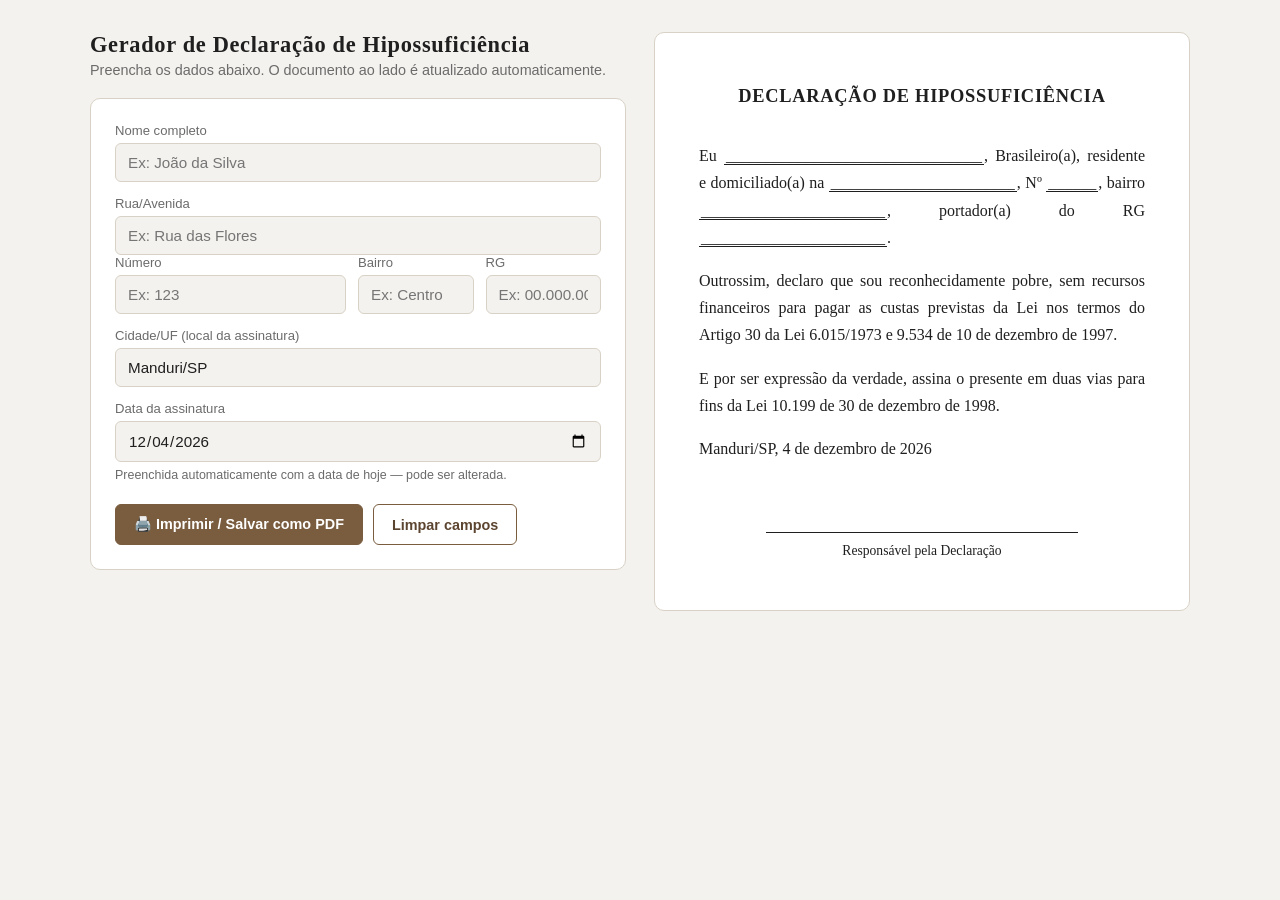
<file: ficha_hipossuficiencia.html>
<!DOCTYPE html>
<html lang="pt-BR">
<head>
<meta charset="UTF-8">
<meta name="viewport" content="width=device-width, initial-scale=1.0">
<title>Declaração de Hipossuficiência</title>
<style>
  :root{
    --bg:#f4f2ee;
    --paper:#ffffff;
    --ink:#1f1f1f;
    --muted:#6b6b6b;
    --accent:#7a5c3e;
    --accent-dark:#5c4530;
    --border:#d8d2c6;
  }
  @media (prefers-color-scheme: dark){
    :root:not([data-theme="light"]){
      --bg:#1b1a18;
      --paper:#242320;
      --ink:#ececec;
      --muted:#a8a29a;
      --accent:#c79b6e;
      --accent-dark:#e0b98c;
      --border:#3a3833;
    }
  }
  :root[data-theme="dark"]{
    --bg:#1b1a18;
    --paper:#242320;
    --ink:#ececec;
    --muted:#a8a29a;
    --accent:#c79b6e;
    --accent-dark:#e0b98c;
    --border:#3a3833;
  }

  *{box-sizing:border-box;}
  body{
    margin:0;
    background:var(--bg);
    color:var(--ink);
    font-family:"Georgia","Times New Roman",serif;
    min-height:100vh;
    padding:32px 16px;
  }
  .wrap{
    max-width:1100px;
    margin:0 auto;
    display:grid;
    grid-template-columns:1fr 1fr;
    gap:28px;
  }
  @media (max-width:860px){
    .wrap{grid-template-columns:1fr;}
  }

  h1{
    font-size:1.4rem;
    letter-spacing:.03em;
    margin:0 0 4px;
    font-weight:700;
  }
  .subtitle{
    color:var(--muted);
    font-size:.9rem;
    margin:0 0 20px;
    font-family:Arial, sans-serif;
  }

  .panel{
    background:var(--paper);
    border:1px solid var(--border);
    border-radius:10px;
    padding:24px;
  }

  form{
    font-family:Arial, Helvetica, sans-serif;
  }
  label{
    display:block;
    font-size:.82rem;
    color:var(--muted);
    margin:14px 0 5px;
  }
  label:first-of-type{margin-top:0;}
  input, select{
    width:100%;
    padding:10px 12px;
    border:1px solid var(--border);
    border-radius:6px;
    background:var(--bg);
    color:var(--ink);
    font-size:.95rem;
    font-family:Arial, sans-serif;
  }
  input:focus, select:focus{
    outline:2px solid var(--accent);
    outline-offset:1px;
  }
  .row{
    display:grid;
    grid-template-columns:1fr 1fr;
    gap:12px;
  }
  .row3{
    display:grid;
    grid-template-columns:2fr 1fr 1fr;
    gap:12px;
  }

  .actions{
    margin-top:22px;
    display:flex;
    gap:10px;
    flex-wrap:wrap;
  }
  button{
    font-family:Arial, sans-serif;
    font-size:.9rem;
    font-weight:600;
    padding:11px 18px;
    border-radius:6px;
    border:1px solid var(--accent);
    background:var(--accent);
    color:#fff;
    cursor:pointer;
  }
  button.secondary{
    background:transparent;
    color:var(--accent-dark);
  }
  button:hover{opacity:.9;}

  .hint{
    font-size:.78rem;
    color:var(--muted);
    margin-top:6px;
  }

  /* Document preview */
  #docPage{
    background:var(--paper);
    border:1px solid var(--border);
    border-radius:10px;
    padding:48px 44px;
    min-height:520px;
    color:var(--ink);
    line-height:1.7;
    position:sticky;
    top:24px;
    align-self:start;
  }
  #docPage h2{
    text-align:center;
    font-size:1.15rem;
    letter-spacing:.04em;
    margin:0 0 30px;
  }
  #docPage p{
    margin:0 0 16px;
    text-align:justify;
  }
  .blank{
    border-bottom:1px solid var(--ink);
    padding:0 2px;
  }
  .sign-date{
    text-align:right;
    margin-top:36px;
  }
  .sign-block{
    margin-top:70px;
    text-align:center;
  }
  .sign-line{
    border-top:1px solid var(--ink);
    width:70%;
    margin:0 auto 6px;
  }
  .sign-label{
    font-size:.85rem;
  }

  @media print{
    @page{size:A4; margin:0;}
    body{background:#fff; padding:0;}
    .wrap{display:block;}
    #formColumn{display:none !important;}
    #docPage{
      border:none;
      border-radius:0;
      box-shadow:none;
      position:static;
      padding:32mm 24mm 26mm;
      min-height:297mm;
      line-height:2;
    }
    #docPage h2{margin-bottom:38px;}
    #docPage p{margin-bottom:24px;}
    #docPage .sign-date{margin-top:52px;}
    #docPage .sign-block{margin-top:100px;}
  }
</style>
</head>
<body>

<div class="wrap">
  <div id="formColumn">
    <h1>Gerador de Declaração de Hipossuficiência</h1>
    <p class="subtitle">Preencha os dados abaixo. O documento ao lado é atualizado automaticamente.</p>

    <div class="panel">
      <form id="form" onsubmit="return false;">
        <label for="nome">Nome completo</label>
        <input type="text" id="nome" placeholder="Ex: João da Silva">

        <label for="rua">Rua/Avenida</label>
        <input type="text" id="rua" placeholder="Ex: Rua das Flores">

        <div class="row3">
          <div>
            <label for="numero">Número</label>
            <input type="text" id="numero" placeholder="Ex: 123">
          </div>
          <div>
            <label for="bairro">Bairro</label>
            <input type="text" id="bairro" placeholder="Ex: Centro">
          </div>
          <div>
            <label for="rg">RG</label>
            <input type="text" id="rg" placeholder="Ex: 00.000.000-0">
          </div>
        </div>

        <label for="cidade">Cidade/UF (local da assinatura)</label>
        <input type="text" id="cidade" value="Manduri/SP">

        <label for="dataAssinatura">Data da assinatura</label>
        <input type="date" id="dataAssinatura">
        <p class="hint">Preenchida automaticamente com a data de hoje — pode ser alterada.</p>

        <div class="actions">
          <button id="btnImprimir" type="button">🖨️ Imprimir / Salvar como PDF</button>
          <button id="btnLimpar" type="button" class="secondary">Limpar campos</button>
        </div>
      </form>
    </div>
  </div>

  <div id="docPage">
    <h2>DECLARAÇÃO DE HIPOSSUFICIÊNCIA</h2>

    <p>
      Eu <span class="blank" id="outNome">________________________________</span>,
      Brasileiro(a), residente e domiciliado(a) na
      <span class="blank" id="outRua">_______________________</span>,
      Nº <span class="blank" id="outNumero">______</span>,
      bairro <span class="blank" id="outBairro">_______________________</span>,
      portador(a) do RG <span class="blank" id="outRg">_______________________</span>.
    </p>

    <p>
      Outrossim, declaro que sou reconhecidamente pobre, sem recursos financeiros para pagar as
      custas previstas da Lei nos termos do Artigo 30 da Lei 6.015/1973 e 9.534 de 10 de dezembro de 1997.
    </p>

    <p>
      E por ser expressão da verdade, assina o presente em duas vias para fins da Lei 10.199 de 30 de dezembro de 1998.
    </p>

    <p class="sign-date" id="outDataLinha">Manduri/SP, ____ de ______________ de 20____</p>

    <div class="sign-block">
      <div class="sign-line"></div>
      <div class="sign-label">Responsável pela Declaração</div>
    </div>
  </div>
</div>

<script>
const meses = ["janeiro","fevereiro","março","abril","maio","junho",
  "julho","agosto","setembro","outubro","novembro","dezembro"];

const nome = document.getElementById('nome');
const rua = document.getElementById('rua');
const numero = document.getElementById('numero');
const bairro = document.getElementById('bairro');
const rg = document.getElementById('rg');
const cidade = document.getElementById('cidade');
const dataAssinatura = document.getElementById('dataAssinatura');

const outNome = document.getElementById('outNome');
const outRua = document.getElementById('outRua');
const outNumero = document.getElementById('outNumero');
const outBairro = document.getElementById('outBairro');
const outRg = document.getElementById('outRg');
const outDataLinha = document.getElementById('outDataLinha');

function placeholderOr(value, ph){
  return value && value.trim() !== '' ? value.trim() : ph;
}

function formatDataLinha(){
  const local = placeholderOr(cidade.value, 'Manduri/SP');
  let dia = '____', mesNome = '______________', ano = '20____';
  if(dataAssinatura.value){
    const [y, m, d] = dataAssinatura.value.split('-');
    dia = String(parseInt(d,10));
    mesNome = meses[parseInt(m,10)-1];
    ano = y;
  }
  return `${local}, ${dia} de ${mesNome} de ${ano}`;
}

function render(){
  outNome.textContent = placeholderOr(nome.value, '________________________________');
  outRua.textContent = placeholderOr(rua.value, '_______________________');
  outNumero.textContent = placeholderOr(numero.value, '______');
  outBairro.textContent = placeholderOr(bairro.value, '_______________________');
  outRg.textContent = placeholderOr(rg.value, '_______________________');
  outDataLinha.textContent = formatDataLinha();
}

[nome, rua, numero, bairro, rg, cidade, dataAssinatura].forEach(el=>{
  el.addEventListener('input', render);
});

document.getElementById('btnImprimir').addEventListener('click', ()=>window.print());

document.getElementById('btnLimpar').addEventListener('click', ()=>{
  [nome, rua, numero, bairro, rg].forEach(el=>el.value = '');
  cidade.value = 'Manduri/SP';
  setToday();
  render();
});

function setToday(){
  const now = new Date();
  const y = now.getFullYear();
  const m = String(now.getMonth()+1).padStart(2,'0');
  const d = String(now.getDate()).padStart(2,'0');
  dataAssinatura.value = `${y}-${m}-${d}`;
}

setToday();
render();
</script>

</body>
</html>
</file>
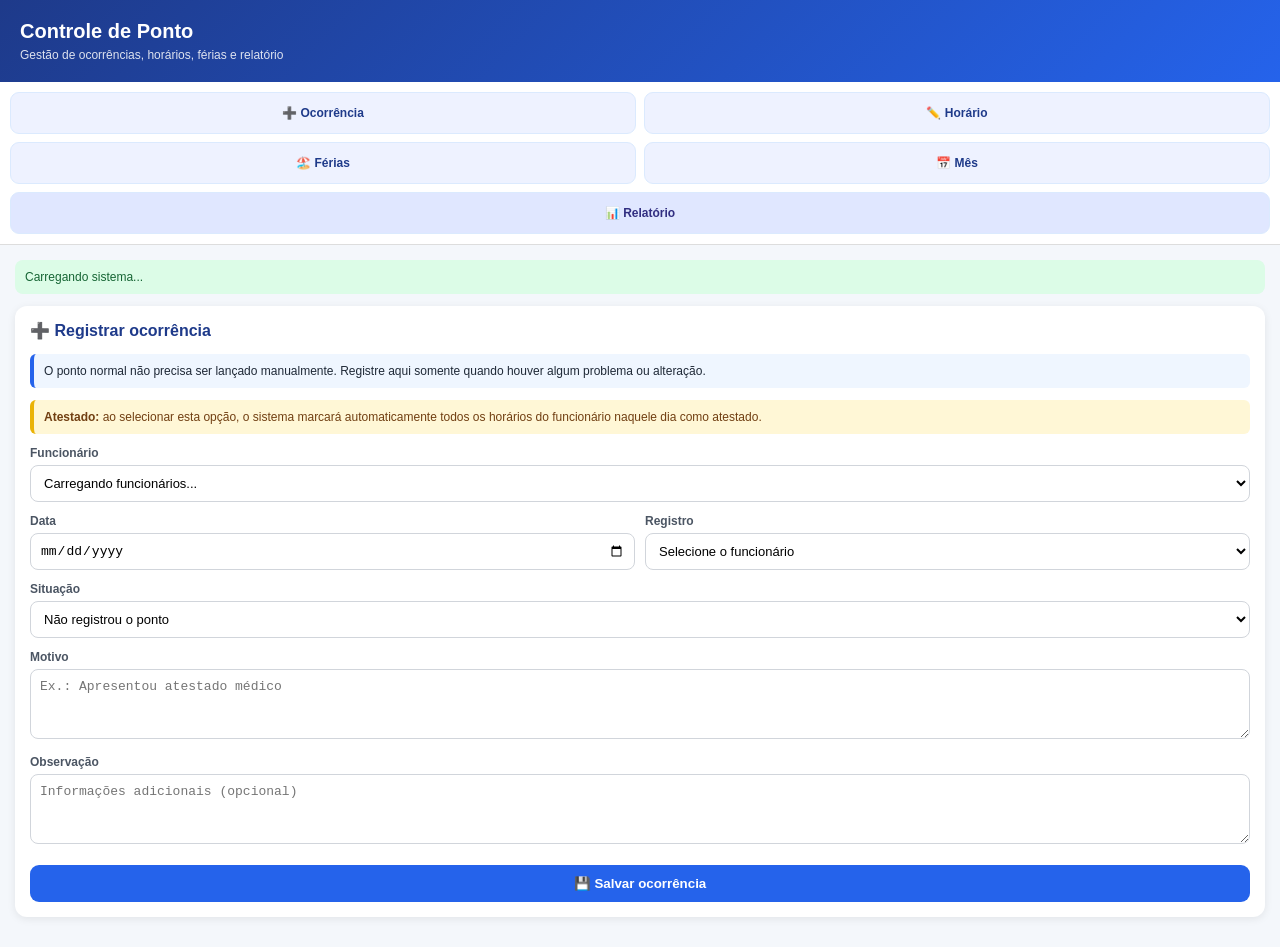
<file: controle_equipe/Painel.html>
<!DOCTYPE html>
<html>
<head>
  <base target="_top">

  <style>
    * {
      box-sizing: border-box;
    }

    body {
      margin: 0;
      padding: 0;
      font-family: Arial, sans-serif;
      background: #f4f7fb;
      color: #1f2937;
      overflow-x: hidden;
    }

    .header {
      background: linear-gradient(135deg, #1e3a8a, #2563eb);
      color: white;
      padding: 20px;
    }

    .header h1 {
      margin: 0;
      font-size: 20px;
    }

    .header p {
      margin: 5px 0 0;
      font-size: 12px;
      opacity: .85;
    }
    .menu {
      display: grid;
      grid-template-columns: 1fr 1fr;
      gap: 8px;
      padding: 10px;
      background: white;
      border-bottom: 1px solid #ddd;
    }

    .menu button {
      border: 1px solid #dbeafe;
      background: #eef2ff;
      color: #1e3a8a;
      padding: 11px 7px;
      border-radius: 9px;
      cursor: pointer;
      font-size: 12px;
      font-weight: bold;
      min-height: 42px;
    }

    .menu button:hover {
      background: #dbeafe;
    }

    .menu button.relatorio {
      grid-column: 1 / -1;
      background: #e0e7ff;
      color: #312e81;
    }

    .conteudo {
      padding: 15px;
    }

    .secao {
      display: none;
    }

    .secao.ativa {
      display: block;
    }

    .card {
      background: white;
      border-radius: 12px;
      padding: 15px;
      box-shadow: 0 2px 8px rgba(0,0,0,.08);
      margin-bottom: 15px;
    }

    .titulo {
      font-size: 16px;
      font-weight: bold;
      margin-bottom: 14px;
      color: #1e3a8a;
    }

    label {
      display: block;
      font-size: 12px;
      font-weight: bold;
      margin-bottom: 5px;
      color: #4b5563;
    }

    input,
    select,
    textarea {
      width: 100%;
      border: 1px solid #d1d5db;
      border-radius: 8px;
      padding: 9px;
      font-size: 13px;
      background: white;
    }

    textarea {
      resize: vertical;
      min-height: 70px;
    }

    input:focus,
    select:focus,
    textarea:focus {
      outline: none;
      border-color: #2563eb;
      box-shadow: 0 0 0 2px rgba(37,99,235,.12);
    }

    .campo {
      margin-bottom: 12px;
    }

    .linha {
      display: grid;
      grid-template-columns: 1fr 1fr;
      gap: 10px;
    }

    .linha-4 {
      display: grid;
      grid-template-columns: 1fr 1fr;
      gap: 10px;
    }

    .botao {
      width: 100%;
      border: none;
      border-radius: 9px;
      padding: 11px;
      background: #2563eb;
      color: white;
      font-weight: bold;
      cursor: pointer;
      margin-top: 5px;
    }

    .botao:hover {
      background: #1d4ed8;
    }

    .botao.verde {
      background: #16a34a;
    }

    .botao.verde:hover {
      background: #15803d;
    }

    .botao.roxo {
      background: #4f46e5;
    }

    .botao.roxo:hover {
      background: #4338ca;
    }

    .status {
      display: none;
      margin-bottom: 12px;
      padding: 10px;
      border-radius: 8px;
      font-size: 12px;
    }

    .status.sucesso {
      display: block;
      background: #dcfce7;
      color: #166534;
    }

    .status.erro {
      display: block;
      background: #fee2e2;
      color: #991b1b;
    }

    .horarios {
      background: #eff6ff;
      border-radius: 8px;
      padding: 10px;
      margin-bottom: 12px;
      font-size: 12px;
      color: #1e40af;
    }

    .info {
      background: #eff6ff;
      border-left: 4px solid #2563eb;
      padding: 10px;
      border-radius: 6px;
      font-size: 12px;
      margin-bottom: 12px;
    }

    .info-atestado {
      background: #fff7d6;
      border-left: 4px solid #eab308;
      color: #713f12;
      padding: 10px;
      border-radius: 6px;
      font-size: 12px;
      margin-bottom: 12px;
    }

    .carregando {
      color: #6b7280;
      font-size: 12px;
      padding: 10px 0;
    }

    @media(max-width: 400px) {

      .linha,
      .linha-4 {
        grid-template-columns: 1fr;
      }

      .menu {
        grid-template-columns: 1fr 1fr;
      }

      .menu button {
        font-size: 11px;
      }
    }
  </style>
</head>

<body>

  <div class="header">
    <h1>Controle de Ponto</h1>
    <p>Gestão de ocorrências, horários, férias e relatório</p>
  </div>


  <!-- MENU PRINCIPAL -->

  <div class="menu">

    <button onclick="mostrarSecao('ocorrencia')">
      ➕ Ocorrência
    </button>

    <button onclick="mostrarSecao('horario')">
      ✏️ Horário
    </button>

    <button onclick="mostrarSecao('ferias')">
      🏖️ Férias
    </button>

    <button onclick="mostrarSecao('mes')">
      📅 Mês
    </button>

    <button
      class="relatorio"
      onclick="abrirRelatorio()">
      📊 Relatório
    </button>

  </div>


  <div class="conteudo">

    <div id="status" class="status"></div>

    <div id="ocorrencia" class="secao ativa">

      <div class="card">

        <div class="titulo">
          ➕ Registrar ocorrência
        </div>

        <div class="info">
          O ponto normal não precisa ser lançado manualmente.
          Registre aqui somente quando houver algum problema
          ou alteração.
        </div>

        <div class="info-atestado">
          <strong>Atestado:</strong>
          ao selecionar esta opção, o sistema marcará
          automaticamente todos os horários do funcionário
          naquele dia como atestado.
        </div>

        <div class="campo">

          <label>Funcionário</label>

          <select
            id="oc_funcionario"
            onchange="atualizarHorariosOcorrencia()">

            <option value="">
              Carregando funcionários...
            </option>

          </select>

        </div>


        <div class="linha">

          <div class="campo">

            <label>Data</label>

            <input
              type="date"
              id="oc_data">

          </div>


          <div class="campo">

            <label>Registro</label>

            <select id="oc_registro">

              <option value="">
                Selecione o funcionário
              </option>

            </select>

          </div>

        </div>


        <div class="campo">

          <label>Situação</label>

          <select
            id="oc_situacao"
            onchange="mostrarCampoHorario()">

            <option value="Não registrou o ponto">
              Não registrou o ponto
            </option>

            <option value="Horário diferente">
              Horário diferente
            </option>

            <option value="Atestado">
              Atestado
            </option>

            <option value="Outro">
              Outro
            </option>

          </select>

        </div>


        <div
          class="campo"
          id="campo_horario"
          style="display:none;">

          <label>Horário informado</label>

          <input
            type="time"
            id="oc_horario">

        </div>


        <div class="campo">

          <label>Motivo</label>

          <textarea
            id="oc_motivo"
            placeholder="Ex.: Apresentou atestado médico"></textarea>

        </div>


        <div class="campo">

          <label>Observação</label>

          <textarea
            id="oc_observacao"
            placeholder="Informações adicionais (opcional)"></textarea>

        </div>


        <button
          class="botao"
          onclick="salvarOcorrencia()">

          💾 Salvar ocorrência

        </button>

      </div>

    </div>


    <div id="horario" class="secao">

      <div class="card">

        <div class="titulo">
          ✏️ Alterar horário padrão
        </div>

        <div class="campo">

          <label>Funcionário</label>

          <select
            id="hr_funcionario"
            onchange="carregarHorarioFuncionario()">

            <option value="">
              Carregando funcionários...
            </option>

          </select>

        </div>


        <div
          id="horario_atual"
          class="horarios">

          Selecione um funcionário.

        </div>


        <div class="linha-4">

          <div class="campo">

            <label>Entrada</label>

            <input
              type="time"
              id="hr_entrada">

          </div>


          <div class="campo">

            <label>Saída 1</label>

            <input
              type="time"
              id="hr_saida1">

          </div>


          <div class="campo">

            <label>Entrada 2</label>

            <input
              type="time"
              id="hr_entrada2">

          </div>


          <div class="campo">

            <label>Saída 2</label>

            <input
              type="time"
              id="hr_saida2">

          </div>

        </div>


        <button
          class="botao"
          onclick="salvarHorario()">

          💾 Salvar horário

        </button>

      </div>

    </div>



    <div id="ferias" class="secao">

      <div class="card">

        <div class="titulo">
          🏖️ Registrar férias
        </div>

        <div class="campo">

          <label>Funcionário</label>

          <select id="fe_funcionario">

            <option value="">
              Carregando funcionários...
            </option>

          </select>

        </div>


        <div class="linha">

          <div class="campo">

            <label>Início</label>

            <input
              type="date"
              id="fe_inicio">

          </div>


          <div class="campo">

            <label>Fim</label>

            <input
              type="date"
              id="fe_fim">

          </div>

        </div>


        <div class="campo">

          <label>Observação</label>

          <textarea
            id="fe_observacao"
            placeholder="Observação opcional"></textarea>

        </div>


        <button
          class="botao verde"
          onclick="salvarFerias()">

          🏖️ Salvar férias

        </button>

      </div>

    </div>

    <div id="mes" class="secao">

      <div class="card">

        <div class="titulo">
          📅 Gerar / atualizar mês
        </div>


        <div class="linha">

          <div class="campo">

            <label>Mês</label>

            <select id="mes_selecionado">

              <option value="1">Janeiro</option>
              <option value="2">Fevereiro</option>
              <option value="3">Março</option>
              <option value="4">Abril</option>
              <option value="5">Maio</option>
              <option value="6">Junho</option>
              <option value="7">Julho</option>
              <option value="8">Agosto</option>
              <option value="9">Setembro</option>
              <option value="10">Outubro</option>
              <option value="11">Novembro</option>
              <option value="12">Dezembro</option>

            </select>

          </div>


          <div class="campo">

            <label>Ano</label>

            <input
              type="number"
              id="ano_selecionado"
              min="2000"
              max="2100"
              step="1"
              placeholder="Ex.: 2026">

          </div>

        </div>


        <button
          class="botao"
          onclick="gerarMes()">

          📅 Gerar / atualizar mês

        </button>

      </div>

    </div>

  </div>


<script>

  let funcionarios = [];


  window.onload = function() {

    mostrarStatus(
      "Carregando sistema...",
      "sucesso"
    );

    google.script.run
      .withSuccessHandler(inicializar)
      .withFailureHandler(function(erro) {

        mostrarStatus(
          "Erro ao carregar o sistema: " +
          erro.message,
          "erro"
        );

      })
      .getDadosIniciais();

  };



  function inicializar(dados) {

    funcionarios =
      dados.funcionarios || [];


    document.getElementById(
      "ano_selecionado"
    ).value =
      dados.anoAtual ||
      new Date().getFullYear();


    document.getElementById(
      "mes_selecionado"
    ).value =
      dados.mesAtual ||
      new Date().getMonth() + 1;


    const hoje =
      new Date();


    document.getElementById(
      "oc_data"
    ).value =
      formatarDataInput(hoje);


    preencherFuncionarios();

    atualizarHorariosOcorrencia();

    carregarHorarioFuncionario();


    mostrarStatus(
      funcionarios.length +
      " funcionário(s) carregado(s).",
      "sucesso"
    );
  }



  function preencherFuncionarios() {

    const selects = [

      document.getElementById(
        "oc_funcionario"
      ),

      document.getElementById(
        "hr_funcionario"
      ),

      document.getElementById(
        "fe_funcionario"
      )

    ];


    selects.forEach(function(select) {

      select.innerHTML = "";


      const primeiraOpcao =
        document.createElement("option");

      primeiraOpcao.value = "";

      primeiraOpcao.textContent =
        "Selecione o funcionário";

      select.appendChild(
        primeiraOpcao
      );


      funcionarios.forEach(function(funcionario) {

        const option =
          document.createElement("option");

        option.value =
          funcionario.nome;

        option.textContent =
          funcionario.nome;

        select.appendChild(
          option
        );

      });

    });
  }


  function atualizarHorariosOcorrencia() {

    const nome =
      document.getElementById(
        "oc_funcionario"
      ).value;


    const select =
      document.getElementById(
        "oc_registro"
      );


    select.innerHTML = "";


    if (!nome) {

      const option =
        document.createElement("option");

      option.value = "";

      option.textContent =
        "Selecione o funcionário";

      select.appendChild(
        option
      );

      return;
    }


    const funcionario =
      funcionarios.find(function(f) {

        return f.nome === nome;

      });


    if (!funcionario) {
      return;
    }


    const horarios = [];


    if (funcionario.entrada) {

      horarios.push({
        nome: "Entrada",
        horario: funcionario.entrada
      });

    }


    if (funcionario.saida1) {

      horarios.push({
        nome: "Saída 1",
        horario: funcionario.saida1
      });

    }


    if (funcionario.entrada2) {

      horarios.push({
        nome: "Entrada 2",
        horario: funcionario.entrada2
      });

    }


    if (funcionario.saida2) {

      horarios.push({
        nome: "Saída 2",
        horario: funcionario.saida2
      });

    }


    horarios.forEach(function(item) {

      const option =
        document.createElement("option");

      option.value =
        item.nome;

      option.textContent =
        item.nome +
        " — " +
        item.horario;

      select.appendChild(
        option
      );

    });
  }

  function carregarHorarioFuncionario() {

    const nome =
      document.getElementById(
        "hr_funcionario"
      ).value;


    const atual =
      document.getElementById(
        "horario_atual"
      );


    if (!nome) {

      atual.textContent =
        "Selecione um funcionário.";

      limparCamposHorario();

      return;
    }


    const funcionario =
      funcionarios.find(function(f) {

        return f.nome === nome;

      });


    if (!funcionario) {
      return;
    }


    document.getElementById(
      "hr_entrada"
    ).value =
      funcionario.entrada || "";


    document.getElementById(
      "hr_saida1"
    ).value =
      funcionario.saida1 || "";


    document.getElementById(
      "hr_entrada2"
    ).value =
      funcionario.entrada2 || "";


    document.getElementById(
      "hr_saida2"
    ).value =
      funcionario.saida2 || "";


    const partes = [];


    if (funcionario.entrada)
      partes.push(
        "Entrada " +
        funcionario.entrada
      );


    if (funcionario.saida1)
      partes.push(
        "Saída 1 " +
        funcionario.saida1
      );


    if (funcionario.entrada2)
      partes.push(
        "Entrada 2 " +
        funcionario.entrada2
      );


    if (funcionario.saida2)
      partes.push(
        "Saída 2 " +
        funcionario.saida2
      );


    atual.textContent =
      "Horário atual: " +
      partes.join(" • ");
  }


  function limparCamposHorario() {

    document.getElementById(
      "hr_entrada"
    ).value = "";

    document.getElementById(
      "hr_saida1"
    ).value = "";

    document.getElementById(
      "hr_entrada2"
    ).value = "";

    document.getElementById(
      "hr_saida2"
    ).value = "";
  }



  function mostrarCampoHorario() {

    const situacao =
      document.getElementById(
        "oc_situacao"
      ).value;


    const campo =
      document.getElementById(
        "campo_horario"
      );


    campo.style.display =
      situacao === "Horário diferente"
        ? "block"
        : "none";
  }



  function salvarOcorrencia() {

    const dados = {

      funcionario:
        document.getElementById(
          "oc_funcionario"
        ).value,

      data:
        document.getElementById(
          "oc_data"
        ).value,

      registro:
        document.getElementById(
          "oc_registro"
        ).value,

      situacao:
        document.getElementById(
          "oc_situacao"
        ).value,

      horario:
        document.getElementById(
          "oc_horario"
        ).value,

      motivo:
        document.getElementById(
          "oc_motivo"
        ).value,

      observacao:
        document.getElementById(
          "oc_observacao"
        ).value
    };


    if (!dados.funcionario) {

      mostrarStatus(
        "Selecione um funcionário.",
        "erro"
      );

      return;
    }


    if (!dados.data) {

      mostrarStatus(
        "Informe a data.",
        "erro"
      );

      return;
    }


    if (!dados.registro) {

      mostrarStatus(
        "Selecione o registro.",
        "erro"
      );

      return;
    }


    if (!dados.motivo) {

      mostrarStatus(
        "Informe o motivo.",
        "erro"
      );

      return;
    }


    mostrarStatus(
      dados.situacao === "Atestado"
        ? "Registrando atestado para o dia inteiro..."
        : "Salvando ocorrência...",
      "sucesso"
    );


    google.script.run
      .withSuccessHandler(function(resposta) {

        mostrarStatus(
          resposta ||
          "Ocorrência salva com sucesso!",
          "sucesso"
        );


        document.getElementById(
          "oc_motivo"
        ).value = "";


        document.getElementById(
          "oc_observacao"
        ).value = "";


        document.getElementById(
          "oc_horario"
        ).value = "";


        document.getElementById(
          "oc_situacao"
        ).value =
          "Não registrou o ponto";


        mostrarCampoHorario();

      })
      .withFailureHandler(function(erro) {

        mostrarStatus(
          "Erro: " +
          erro.message,
          "erro"
        );

      })
      .salvarOcorrencia(dados);
  }



  function salvarHorario() {

    const dados = {

      funcionario:
        document.getElementById(
          "hr_funcionario"
        ).value,

      entrada:
        document.getElementById(
          "hr_entrada"
        ).value,

      saida1:
        document.getElementById(
          "hr_saida1"
        ).value,

      entrada2:
        document.getElementById(
          "hr_entrada2"
        ).value,

      saida2:
        document.getElementById(
          "hr_saida2"
        ).value

    };


    if (!dados.funcionario) {

      mostrarStatus(
        "Selecione um funcionário.",
        "erro"
      );

      return;
    }


    google.script.run
      .withSuccessHandler(function() {

        mostrarStatus(
          "Horário atualizado com sucesso!",
          "sucesso"
        );


        const funcionario =
          funcionarios.find(function(f) {

            return f.nome ===
              dados.funcionario;

          });


        if (funcionario) {

          funcionario.entrada =
            dados.entrada;

          funcionario.saida1 =
            dados.saida1;

          funcionario.entrada2 =
            dados.entrada2;

          funcionario.saida2 =
            dados.saida2;
        }


        atualizarHorariosOcorrencia();

      })
      .withFailureHandler(function(erro) {

        mostrarStatus(
          "Erro: " +
          erro.message,
          "erro"
        );

      })
      .salvarHorario(dados);
  }


  function salvarFerias() {

    const dados = {

      funcionario:
        document.getElementById(
          "fe_funcionario"
        ).value,

      inicio:
        document.getElementById(
          "fe_inicio"
        ).value,

      fim:
        document.getElementById(
          "fe_fim"
        ).value,

      observacao:
        document.getElementById(
          "fe_observacao"
        ).value

    };


    if (!dados.funcionario) {

      mostrarStatus(
        "Selecione um funcionário.",
        "erro"
      );

      return;
    }


    if (
      !dados.inicio ||
      !dados.fim
    ) {

      mostrarStatus(
        "Informe o período de férias.",
        "erro"
      );

      return;
    }


    google.script.run
      .withSuccessHandler(function(resposta) {

        mostrarStatus(
          resposta ||
          "Férias registradas!",
          "sucesso"
        );


        document.getElementById(
          "fe_observacao"
        ).value = "";

      })
      .withFailureHandler(function(erro) {

        mostrarStatus(
          "Erro: " +
          erro.message,
          "erro"
        );

      })
      .salvarFerias(dados);
  }



  function gerarMes() {

    const mes =
      Number(
        document.getElementById(
          "mes_selecionado"
        ).value
      );


    const ano =
      Number(
        document.getElementById(
          "ano_selecionado"
        ).value
      );


    if (
      !ano ||
      ano < 2000 ||
      ano > 2100
    ) {

      mostrarStatus(
        "Informe um ano válido, por exemplo 2026.",
        "erro"
      );

      return;
    }


    mostrarStatus(
      "Gerando mês...",
      "sucesso"
    );


    google.script.run
      .withSuccessHandler(function(resposta) {

        mostrarStatus(
          resposta ||
          "Mês gerado com sucesso!",
          "sucesso"
        );

      })
      .withFailureHandler(function(erro) {

        mostrarStatus(
          "Erro: " +
          erro.message,
          "erro"
        );

      })
      .gerarMes(
        mes,
        ano
      );
  }



  function abrirRelatorio() {

    mostrarStatus(
      "Abrindo relatório...",
      "sucesso"
    );


    google.script.run
      .withSuccessHandler(function() {

        mostrarStatus(
          "Relatório atualizado.",
          "sucesso"
        );

      })
      .withFailureHandler(function(erro) {

        mostrarStatus(
          "Erro: " +
          erro.message,
          "erro"
        );

      })
      .abrirAbaRelatorio();
  }



  function mostrarSecao(id) {

    document
      .querySelectorAll(".secao")
      .forEach(function(secao) {

        secao.classList.remove(
          "ativa"
        );

      });


    document
      .getElementById(id)
      .classList.add(
        "ativa"
      );
  }


  function mostrarStatus(
    texto,
    tipo
  ) {

    const status =
      document.getElementById(
        "status"
      );


    status.textContent =
      texto;


    status.className =
      "status " +
      tipo;
  }


  function formatarDataInput(data) {

    const ano =
      data.getFullYear();


    const mes =
      String(
        data.getMonth() + 1
      ).padStart(
        2,
        "0"
      );


    const dia =
      String(
        data.getDate()
      ).padStart(
        2,
        "0"
      );


    return (
      ano +
      "-" +
      mes +
      "-" +
      dia
    );
  }

</script>

</body>
</html>
</file>
